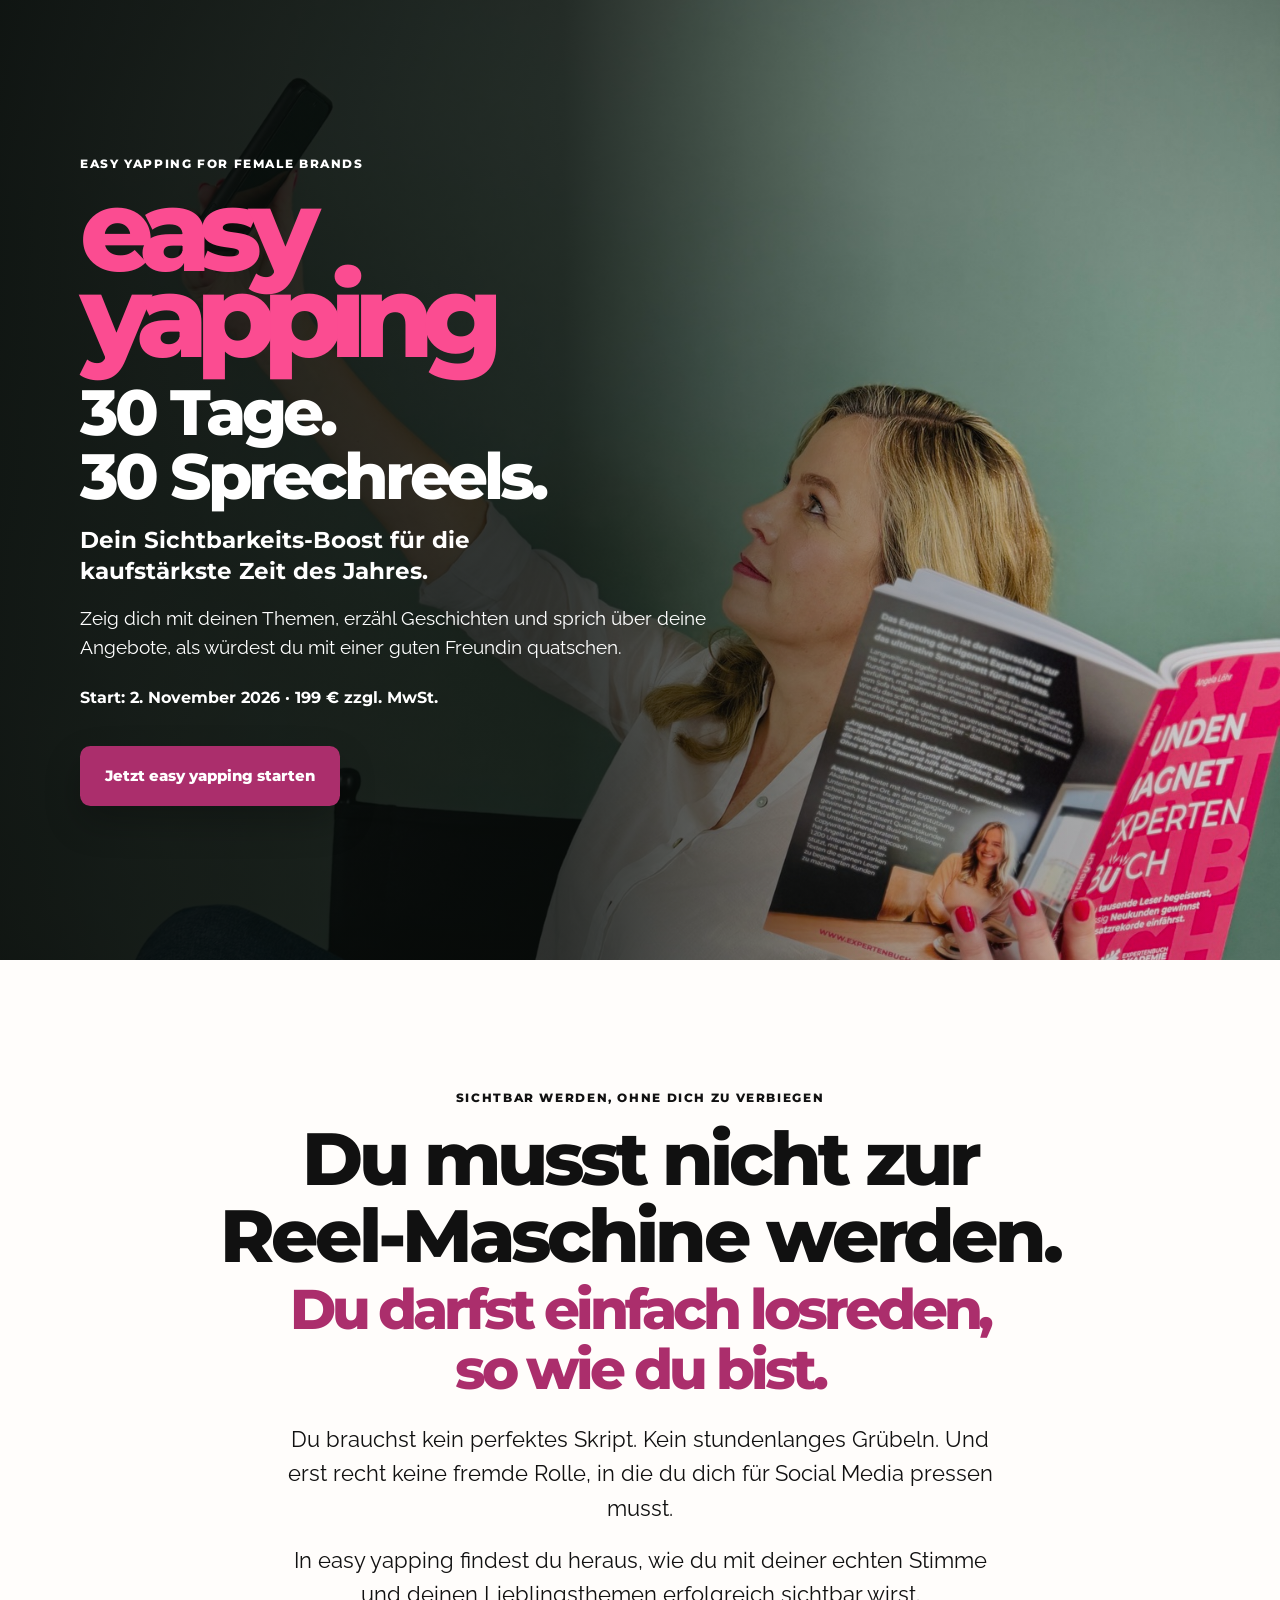
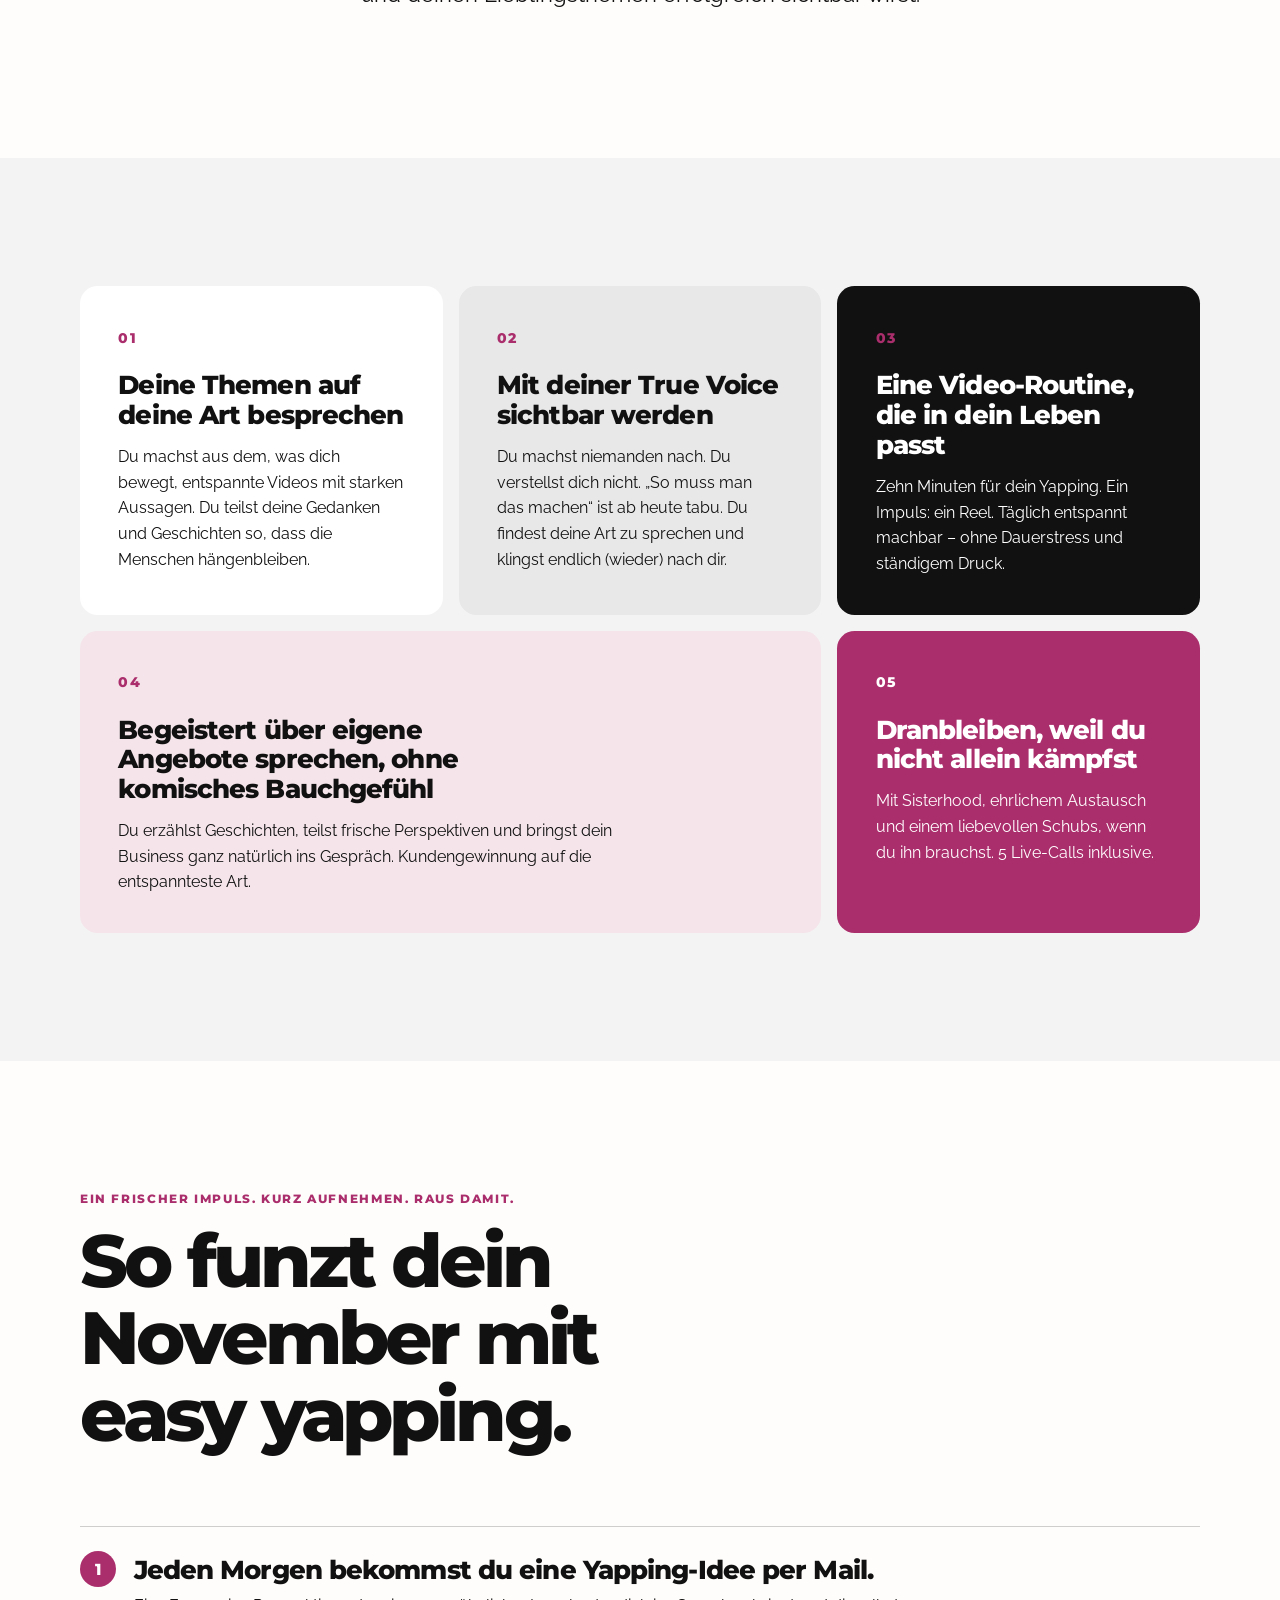
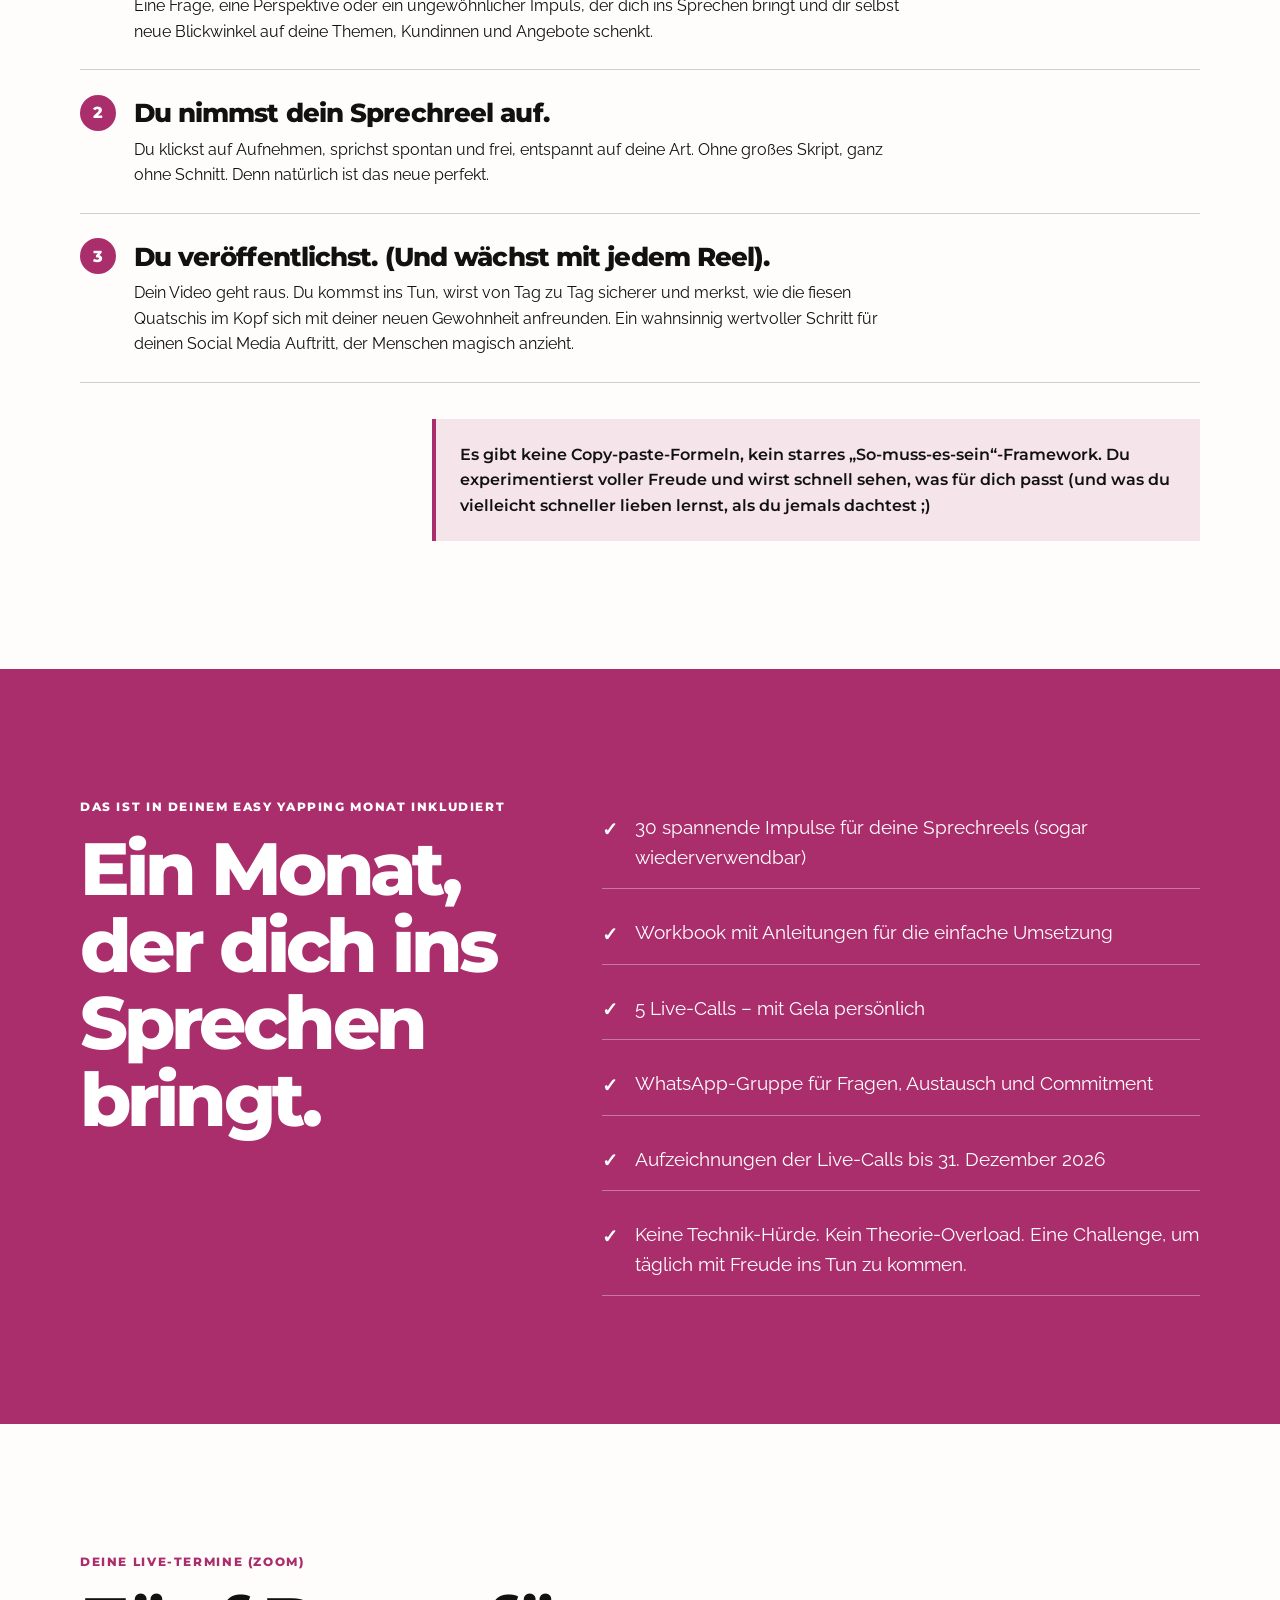
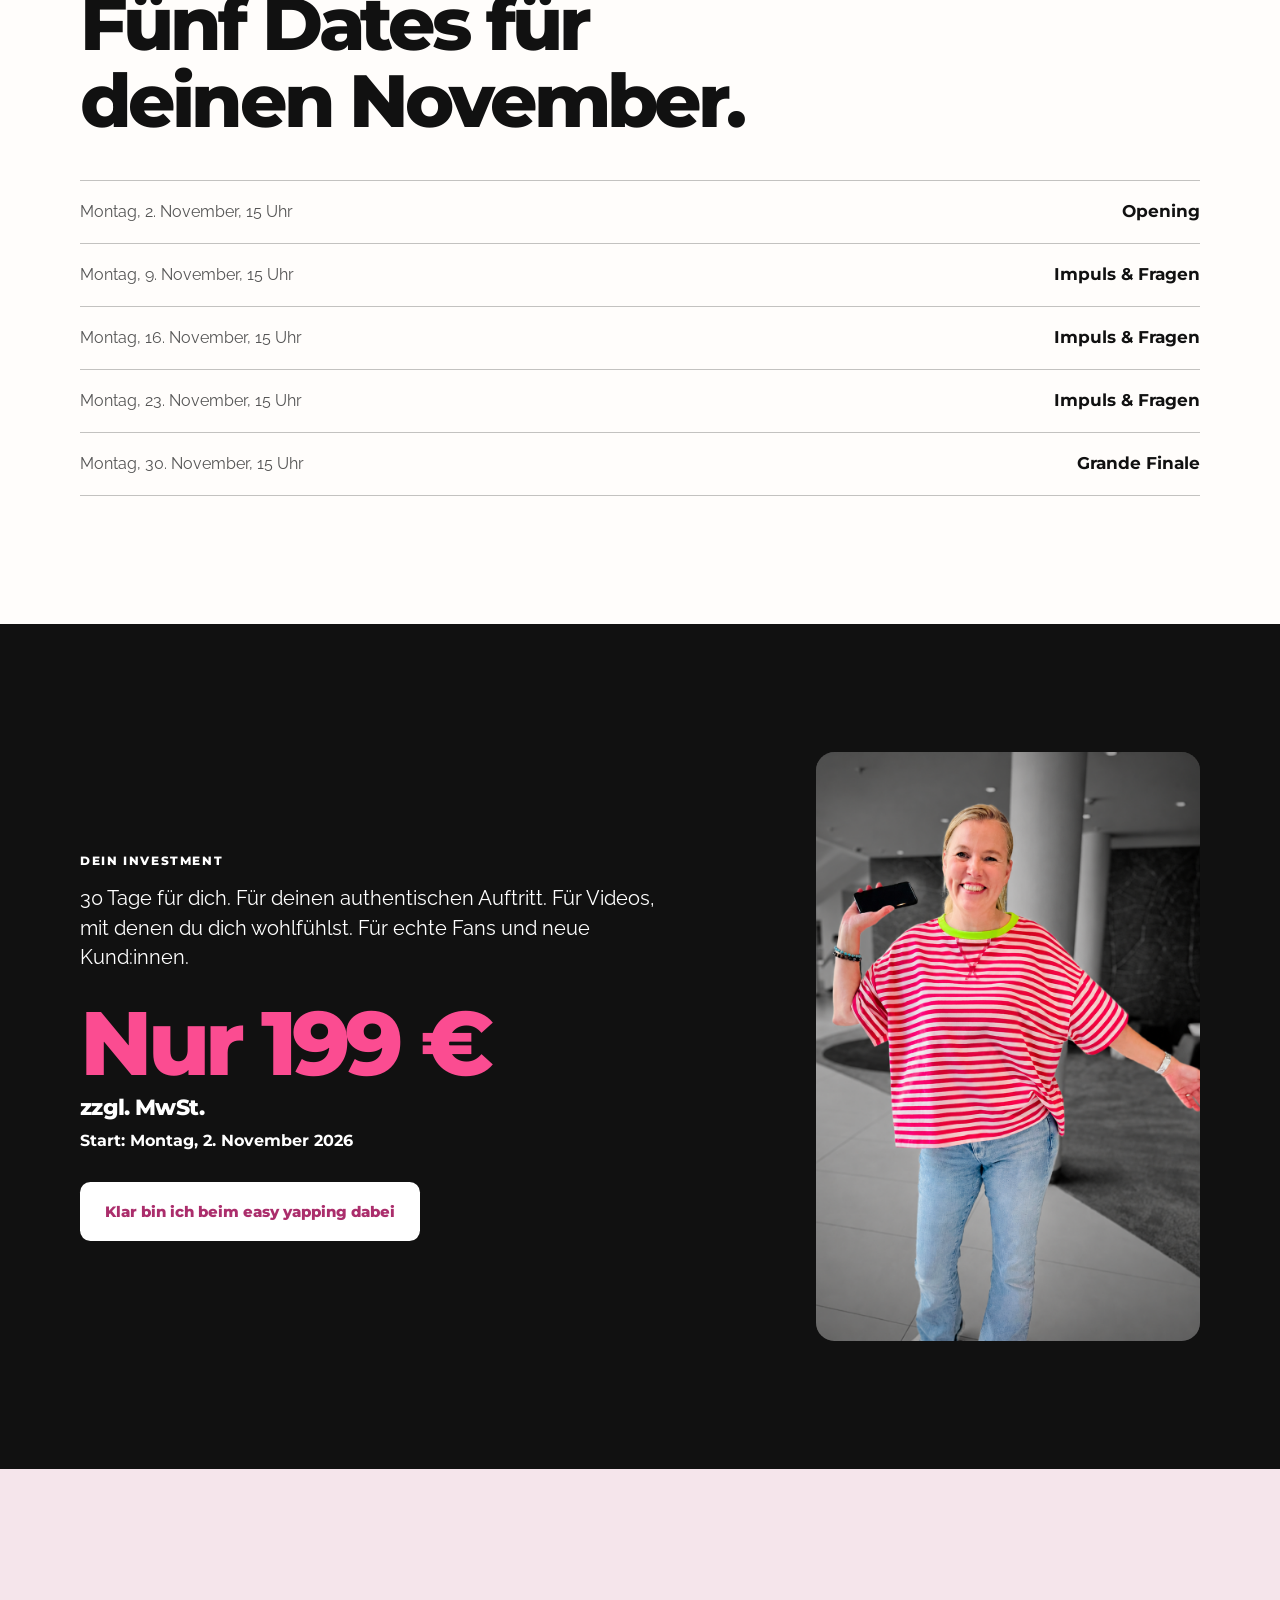
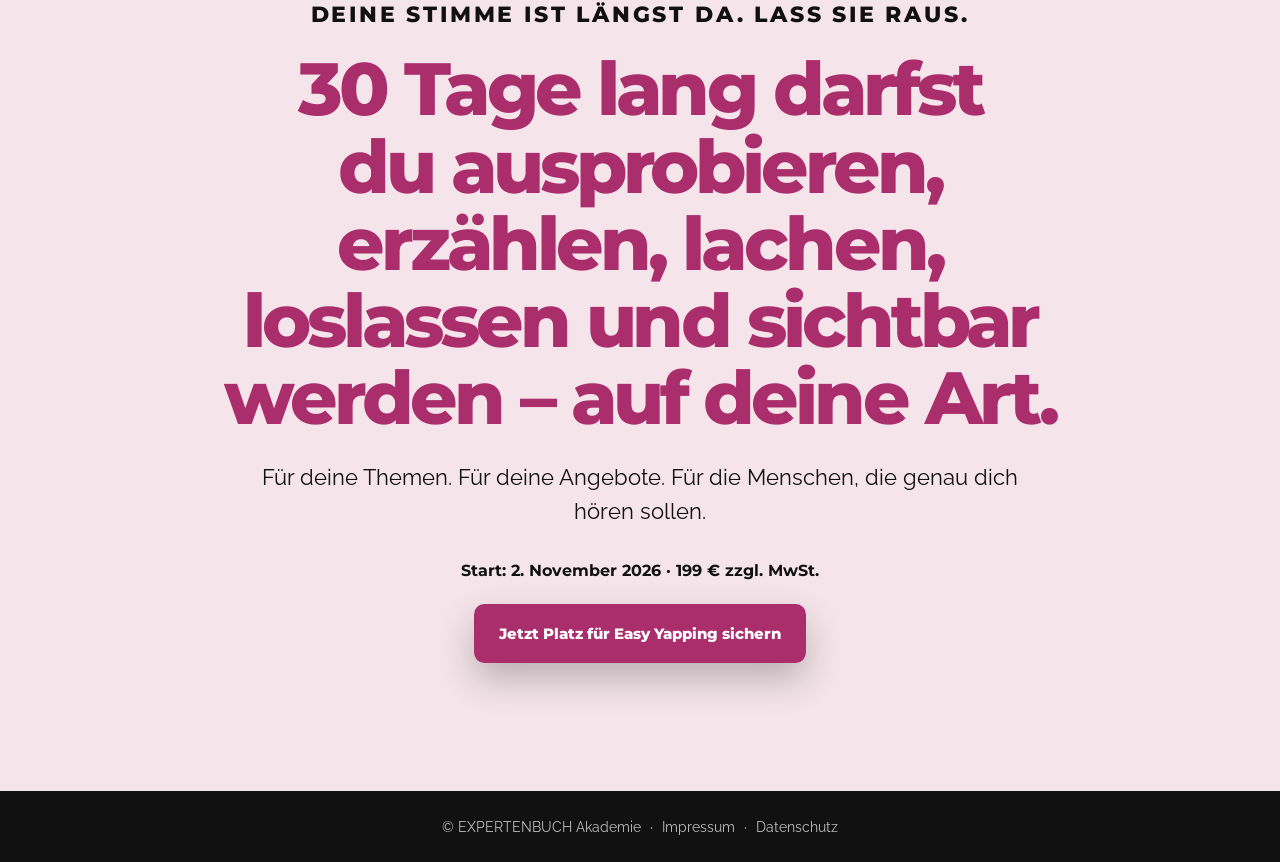
<file: index.html>
<!doctype html>
<html lang="de">
  <head>
    <meta charset="utf-8">
    <meta name="viewport" content="width=device-width, initial-scale=1">
    <meta name="description" content="Easy Yapping: 30 Tage, 30 Sprechreels. Dein Sichtbarkeits-Boost für die kaufstärkste Zeit des Jahres.">
    <meta name="robots" content="noindex, nofollow">
    <link rel="canonical" href="https://expertenbuch-akademie.de/easy-yapping/">
    <meta property="og:locale" content="de_DE">
    <meta property="og:type" content="website">
    <meta property="og:url" content="https://expertenbuch-akademie.de/easy-yapping/">
    <meta property="og:title" content="Easy Yapping – 30 Tage. 30 Sprechreels.">
    <meta property="og:description" content="30 Tage, 30 Sprechreels: Deine Video-Routine für mehr Sichtbarkeit – locker, authentisch und auf deine Art.">
    <meta property="og:image" content="https://expertenbuch-akademie.de/easy-yapping/assets/images/easy-yapping-social-share.png">
    <meta property="og:image:secure_url" content="https://expertenbuch-akademie.de/easy-yapping/assets/images/easy-yapping-social-share.png">
    <meta property="og:image:type" content="image/png">
    <meta property="og:image:width" content="1200">
    <meta property="og:image:height" content="630">
    <meta property="og:image:alt" content="Easy Yapping: Kamera off. Kopf aus. Natürlich sprechen.">
    <meta name="twitter:card" content="summary_large_image">
    <meta name="twitter:title" content="Easy Yapping – 30 Tage. 30 Sprechreels.">
    <meta name="twitter:description" content="30 Tage, 30 Sprechreels: Deine Video-Routine für mehr Sichtbarkeit – locker, authentisch und auf deine Art.">
    <meta name="twitter:image" content="https://expertenbuch-akademie.de/easy-yapping/assets/images/easy-yapping-social-share.png">
    <title>Easy Yapping – 30 Tage. 30 Sprechreels.</title>
    <link rel="preconnect" href="https://fonts.googleapis.com">
    <link rel="preconnect" href="https://fonts.gstatic.com" crossorigin>
    <link href="https://fonts.googleapis.com/css2?family=Montserrat:wght@500;600;700;800&family=Raleway:ital,wght@0,400;0,500;0,600;0,700;1,500&display=swap" rel="stylesheet">
    <link rel="stylesheet" href="assets/css/main.css">
  </head>
  <body>
    <main>
      <section class="hero" aria-labelledby="hero-title">
        <div class="hero__inner">
          <div class="hero__copy">
            <p class="eyebrow">Easy Yapping for Female Brands</p>
            <p class="wordmark">easy<br>yapping</p>
            <h1 id="hero-title"><span>30 Tage.</span> <span>30 Sprechreels.</span></h1>
            <p class="hero__intro">Dein Sichtbarkeits-Boost für die kaufstärkste Zeit des Jahres.</p>
            <p class="hero__body">Zeig dich mit deinen Themen, erzähl Geschichten und sprich über deine Angebote, als würdest du mit einer guten Freundin quatschen.</p>
            <p class="date-line"><span class="date-line__start">Start: 2. November 2026</span><span class="date-line__separator" aria-hidden="true">&nbsp;·&nbsp;</span><span class="date-line__price">199 € zzgl. MwSt.</span></p>
            <a class="button button--primary" href="https://www.digistore24.com/product/753163">Jetzt easy yapping starten</a>
          </div>
        </div>
      </section>

      <section class="section section--intro" aria-labelledby="intro-title">
        <div class="container intro">
          <p class="eyebrow eyebrow--black">Sichtbar werden, ohne dich zu verbiegen</p>
          <h2 id="intro-title"><span>Du musst nicht zur Reel-Maschine werden.</span><span class="intro__accent"><span>Du darfst einfach losreden,</span> <span>so wie du bist.</span></span></h2>
          <p class="lead">Du brauchst kein perfektes Skript. Kein stundenlanges Grübeln. Und erst recht keine fremde Rolle, in die du dich für Social Media pressen musst.</p>
          <p class="lead">In easy yapping findest du heraus, wie du mit deiner echten Stimme und deinen Lieblingsthemen erfolgreich sichtbar wirst.</p>
        </div>
      </section>

      <section class="section section--benefits" aria-label="Das erwartet dich">
        <div class="container">
          <div class="benefit-grid">
            <article class="benefit-card">
              <span class="benefit-card__number">01</span>
              <h3>Deine Themen auf deine Art besprechen</h3>
              <p>Du machst aus dem, was dich bewegt, entspannte Videos mit starken Aussagen. Du teilst deine Gedanken und Geschichten so, dass die Menschen hängenbleiben.</p>
            </article>
            <article class="benefit-card benefit-card--grey">
              <span class="benefit-card__number">02</span>
              <h3>Mit deiner True Voice sichtbar werden</h3>
              <p>Du machst niemanden nach. Du verstellst dich nicht. „So muss man das machen“ ist ab heute tabu. Du findest deine Art zu sprechen und klingst endlich (wieder) nach dir.</p>
            </article>
            <article class="benefit-card benefit-card--dark">
              <span class="benefit-card__number">03</span>
              <h3>Eine Video-Routine, die in dein Leben passt</h3>
              <p>Zehn Minuten für dein Yapping. Ein Impuls: ein Reel. Täglich entspannt machbar – ohne Dauerstress und ständigem Druck.</p>
            </article>
            <article class="benefit-card benefit-card--blush">
              <span class="benefit-card__number">04</span>
              <h3>Begeistert über eigene Angebote sprechen, ohne komisches Bauchgefühl</h3>
              <p>Du erzählst Geschichten, teilst frische Perspektiven und bringst dein Business ganz natürlich ins Gespräch. Kundengewinnung auf die entspannteste Art.</p>
            </article>
            <article class="benefit-card benefit-card--pink">
              <span class="benefit-card__number">05</span>
              <h3>Dranbleiben, weil du nicht allein kämpfst</h3>
              <p>Mit Sisterhood, ehrlichem Austausch und einem liebevollen Schubs, wenn du ihn brauchst. 5 Live-Calls inklusive.</p>
            </article>
          </div>
        </div>
      </section>

      <section class="section section--how" aria-labelledby="how-title">
        <div class="container how">
          <div class="how__header">
            <p class="eyebrow eyebrow--pink">Ein frischer Impuls. Kurz aufnehmen. Raus damit.</p>
            <h2 id="how-title">So funzt dein November mit easy yapping.</h2>
          </div>
          <ol class="steps">
            <li class="step">
              <span class="step__number">1</span>
              <div>
                <h3>Jeden Morgen bekommst du eine Yapping-Idee per Mail.</h3>
                <p>Eine Frage, eine Perspektive oder ein ungewöhnlicher Impuls, der dich ins Sprechen bringt und dir selbst neue Blickwinkel auf deine Themen, Kundinnen und Angebote schenkt.</p>
              </div>
            </li>
            <li class="step">
              <span class="step__number">2</span>
              <div>
                <h3>Du nimmst dein Sprechreel auf.</h3>
                <p>Du klickst auf Aufnehmen, sprichst spontan und frei, entspannt auf deine Art. Ohne großes Skript, ganz ohne Schnitt. Denn natürlich ist das neue perfekt.</p>
              </div>
            </li>
            <li class="step">
              <span class="step__number">3</span>
              <div>
                <h3>Du veröffentlichst. (Und wächst mit jedem Reel).</h3>
                <p>Dein Video geht raus. Du kommst ins Tun, wirst von Tag zu Tag sicherer und merkst, wie die fiesen Quatschis im Kopf sich mit deiner neuen Gewohnheit anfreunden. Ein wahnsinnig wertvoller Schritt für deinen Social Media Auftritt, der Menschen magisch anzieht.</p>
              </div>
            </li>
          </ol>
          <p class="how__note">Es gibt keine Copy-paste-Formeln, kein starres „So-muss-es-sein“-Framework. Du experimentierst voller Freude und wirst schnell sehen, was für dich passt (und was du vielleicht schneller lieben lernst, als du jemals dachtest ;)</p>
        </div>
      </section>

      <section class="section section--included" aria-labelledby="included-title">
        <div class="container included">
          <div class="included__copy">
            <p class="eyebrow">Das ist in deinem easy yapping Monat inkludiert</p>
            <h2 id="included-title">Ein Monat, der dich ins Sprechen bringt.</h2>
          </div>
          <ul class="check-list">
            <li>30 spannende Impulse für deine Sprechreels (sogar wiederverwendbar)</li>
            <li>Workbook mit Anleitungen für die einfache Umsetzung</li>
            <li>5 Live-Calls – mit Gela persönlich</li>
            <li>WhatsApp-Gruppe für Fragen, Austausch und Commitment</li>
            <li>Aufzeichnungen der Live-Calls bis 31. Dezember 2026</li>
            <li>Keine Technik-Hürde. Kein Theorie-Overload. Eine Challenge, um täglich mit Freude ins Tun zu kommen.</li>
          </ul>
        </div>
      </section>

      <section class="section section--calls" aria-labelledby="calls-title">
        <div class="container">
          <p class="eyebrow eyebrow--pink">Deine Live-Termine (Zoom)</p>
          <h2 id="calls-title">Fünf Dates für deinen November.</h2>
          <div class="call-list" role="list">
            <div class="call" role="listitem"><span>Montag, 2. November, 15 Uhr</span><strong>Opening</strong></div>
            <div class="call" role="listitem"><span>Montag, 9. November, 15 Uhr</span><strong>Impuls &amp; Fragen</strong></div>
            <div class="call" role="listitem"><span>Montag, 16. November, 15 Uhr</span><strong>Impuls &amp; Fragen</strong></div>
            <div class="call" role="listitem"><span>Montag, 23. November, 15 Uhr</span><strong>Impuls &amp; Fragen</strong></div>
            <div class="call" role="listitem"><span>Montag, 30. November, 15 Uhr</span><strong>Grande Finale</strong></div>
          </div>
        </div>
      </section>

      <section class="section section--offer" aria-labelledby="offer-title">
        <div class="container offer">
          <div class="offer__content">
            <p class="eyebrow">Dein Investment</p>
            <p class="offer__intro">30 Tage für dich. Für deinen authentischen Auftritt. Für Videos, mit denen du dich wohlfühlst. Für echte Fans und neue Kund:innen.</p>
            <h2 id="offer-title">Nur 199 € <small>zzgl. MwSt.</small></h2>
            <p class="offer__date">Start: Montag, 2. November 2026</p>
            <a class="button button--light" href="https://www.digistore24.com/product/753163">Klar bin ich beim easy yapping dabei</a>
          </div>
          <figure class="offer__media">
            <img src="assets/images/gela-easy-yapping-investment-selective-color.png" alt="Angela Löhr lächelt mit Smartphone in der Hand vor einem schwarz-weißen Hintergrund.">
          </figure>
        </div>
      </section>

      <section class="section section--closing" aria-labelledby="closing-title">
        <div class="container closing">
          <p class="eyebrow eyebrow--black">Deine Stimme ist längst da. Lass sie raus.</p>
          <h2 id="closing-title">30 Tage lang darfst du ausprobieren, erzählen, lachen, loslassen und sichtbar werden – auf deine Art.</h2>
          <p>Für deine Themen. Für deine Angebote. Für die Menschen, die genau dich hören sollen.</p>
          <p class="closing__date"><span class="date-line__start">Start: 2. November 2026</span><span class="date-line__separator" aria-hidden="true">&nbsp;·&nbsp;</span><span class="date-line__price">199 € zzgl. MwSt.</span></p>
          <a class="button button--primary" href="https://www.digistore24.com/product/753163">Jetzt Platz für Easy Yapping sichern</a>
        </div>
      </section>
    </main>

    <footer class="footer" aria-label="Rechtliche Hinweise">
      <div class="container footer__inner">
        <span>© EXPERTENBUCH Akademie</span>
        <span aria-hidden="true">·</span>
        <a href="https://expertenbuch-akademie.de/impressum/">Impressum</a>
        <span aria-hidden="true">·</span>
        <a href="https://expertenbuch-akademie.de/datenschutz/">Datenschutz</a>
      </div>
    </footer>
  </body>
</html>
</file>
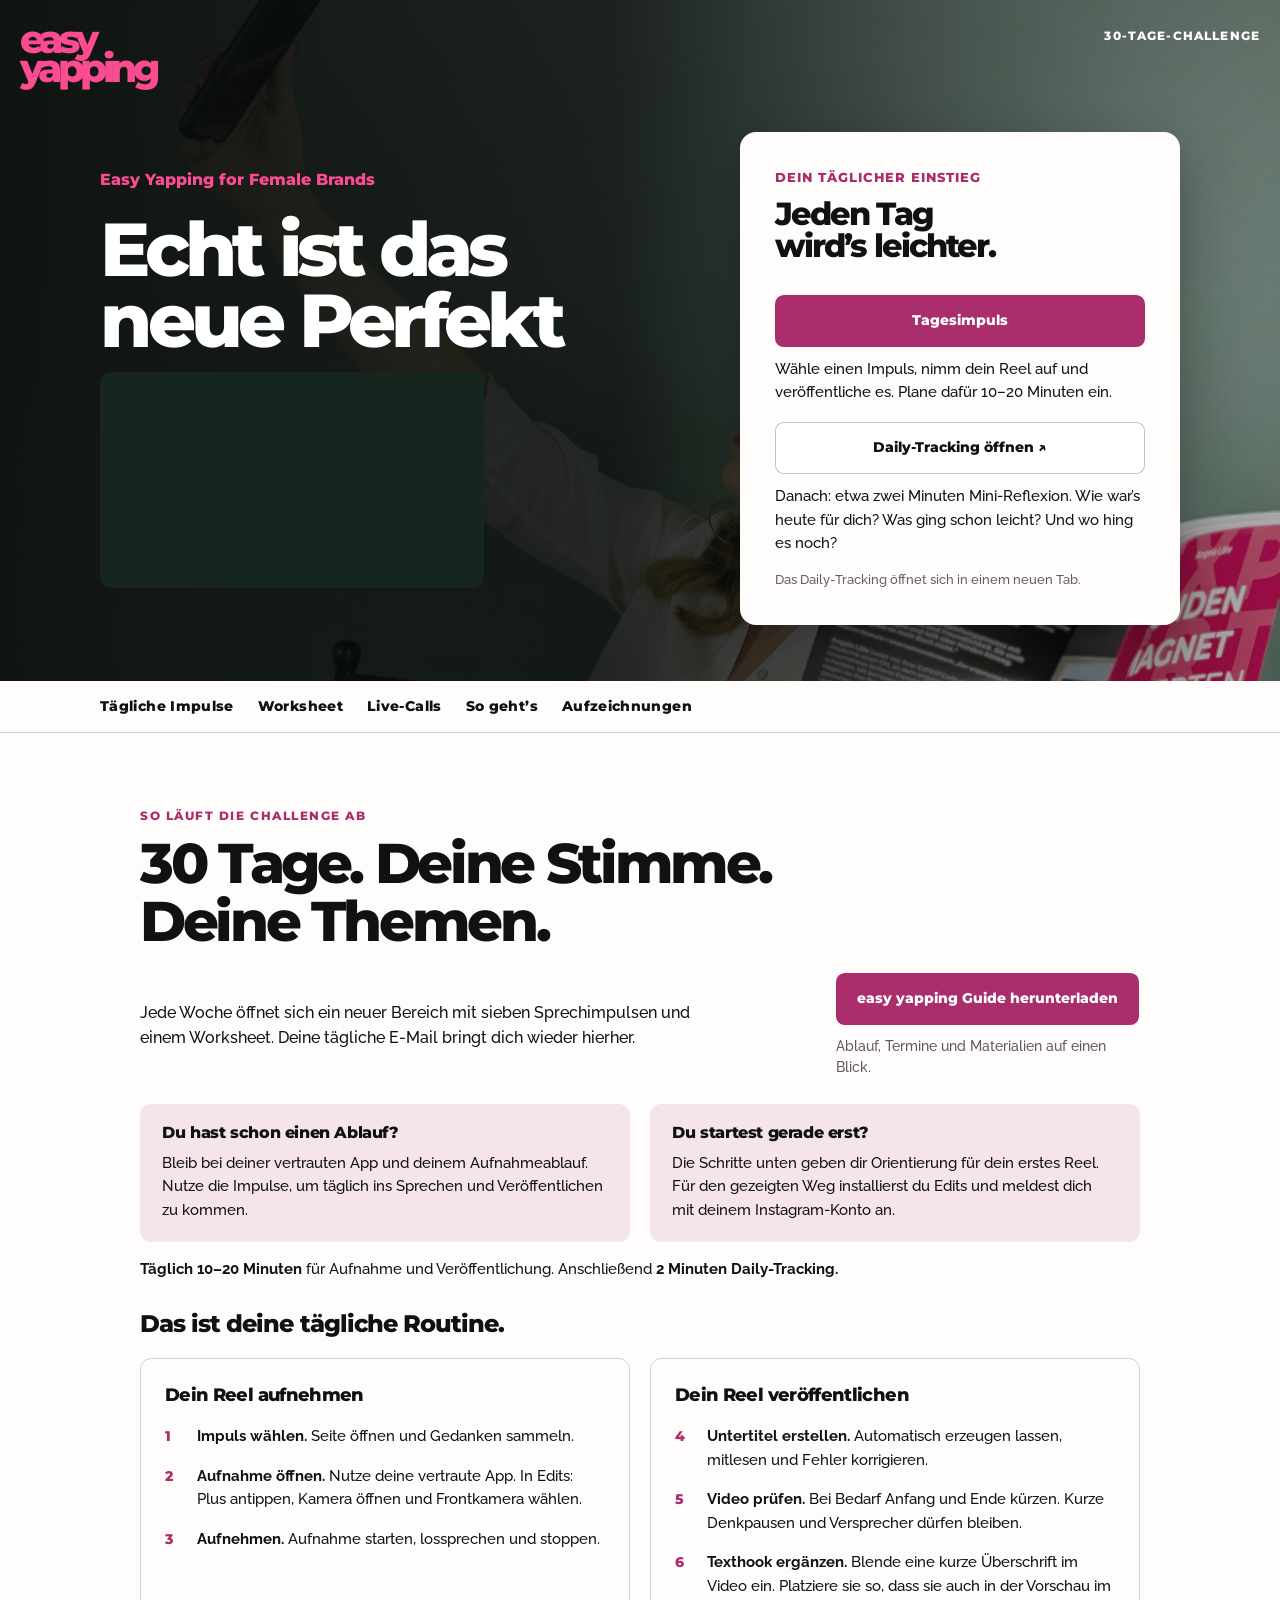
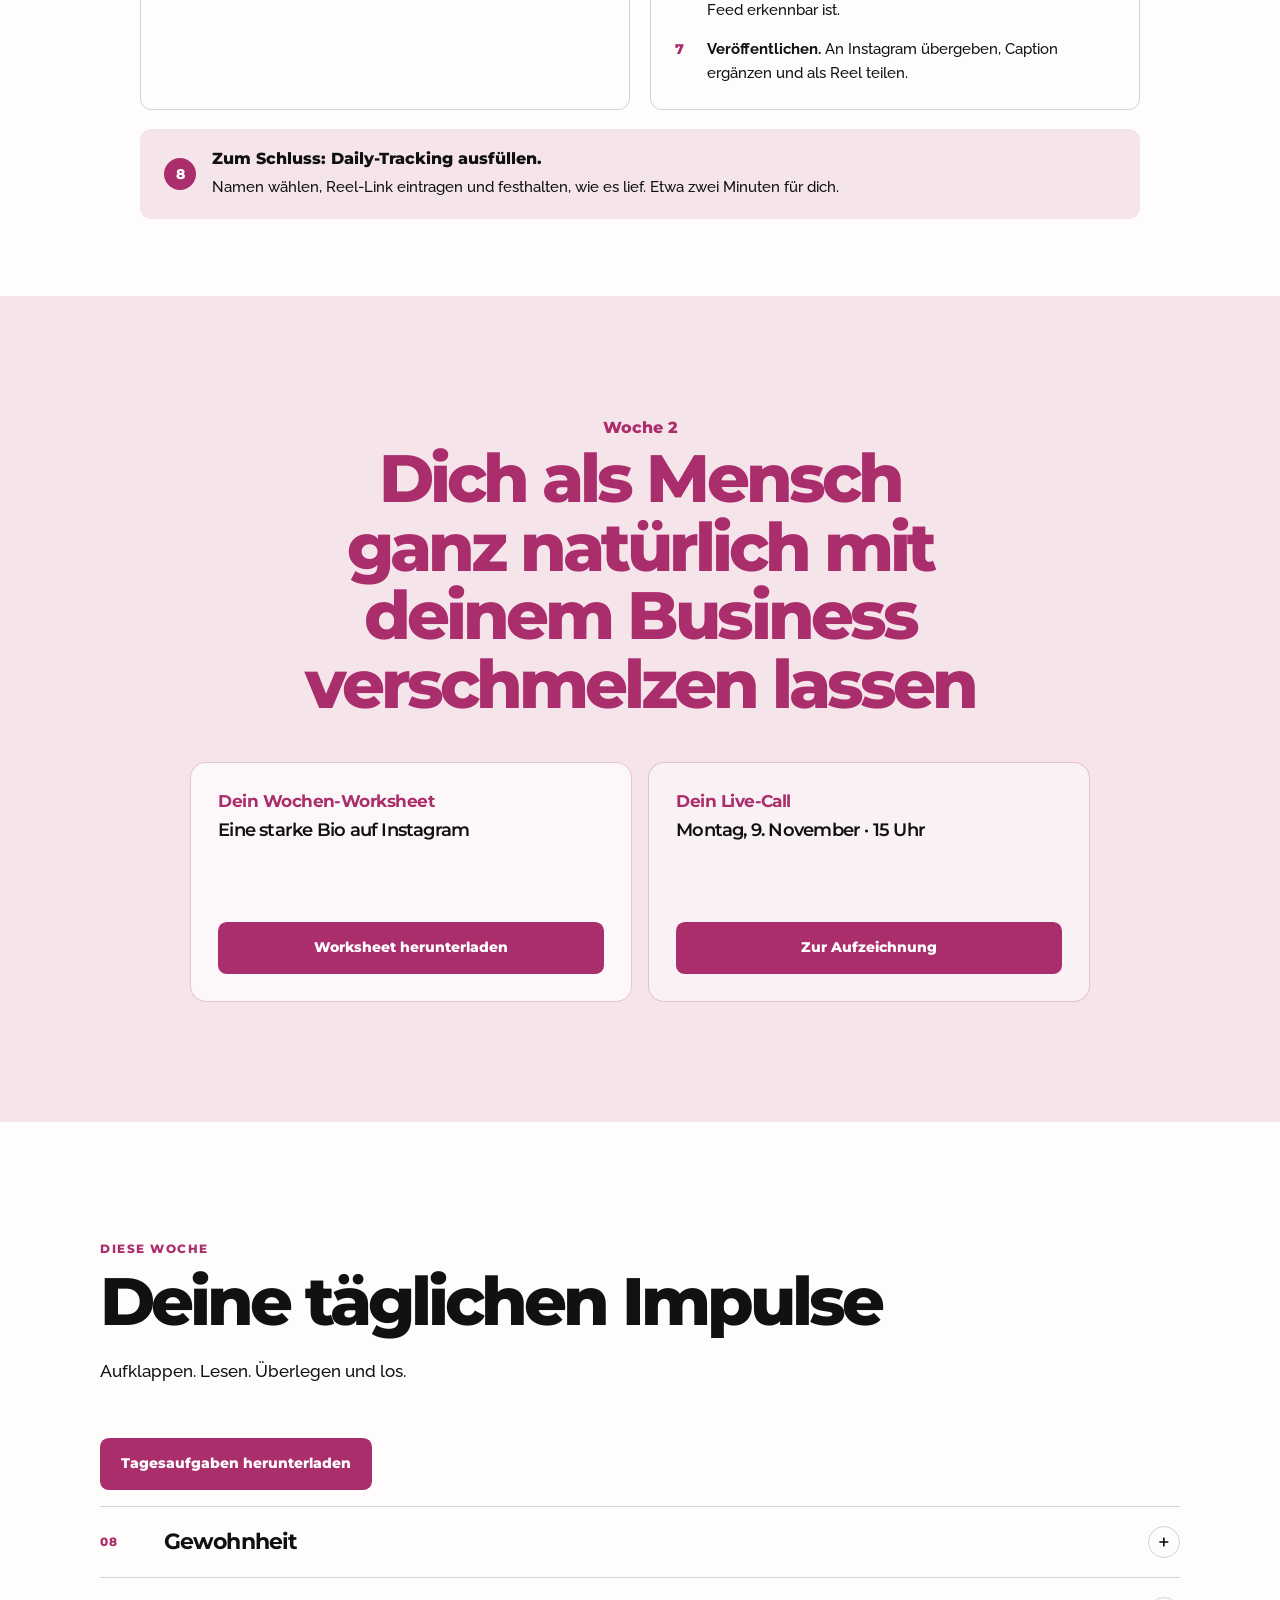
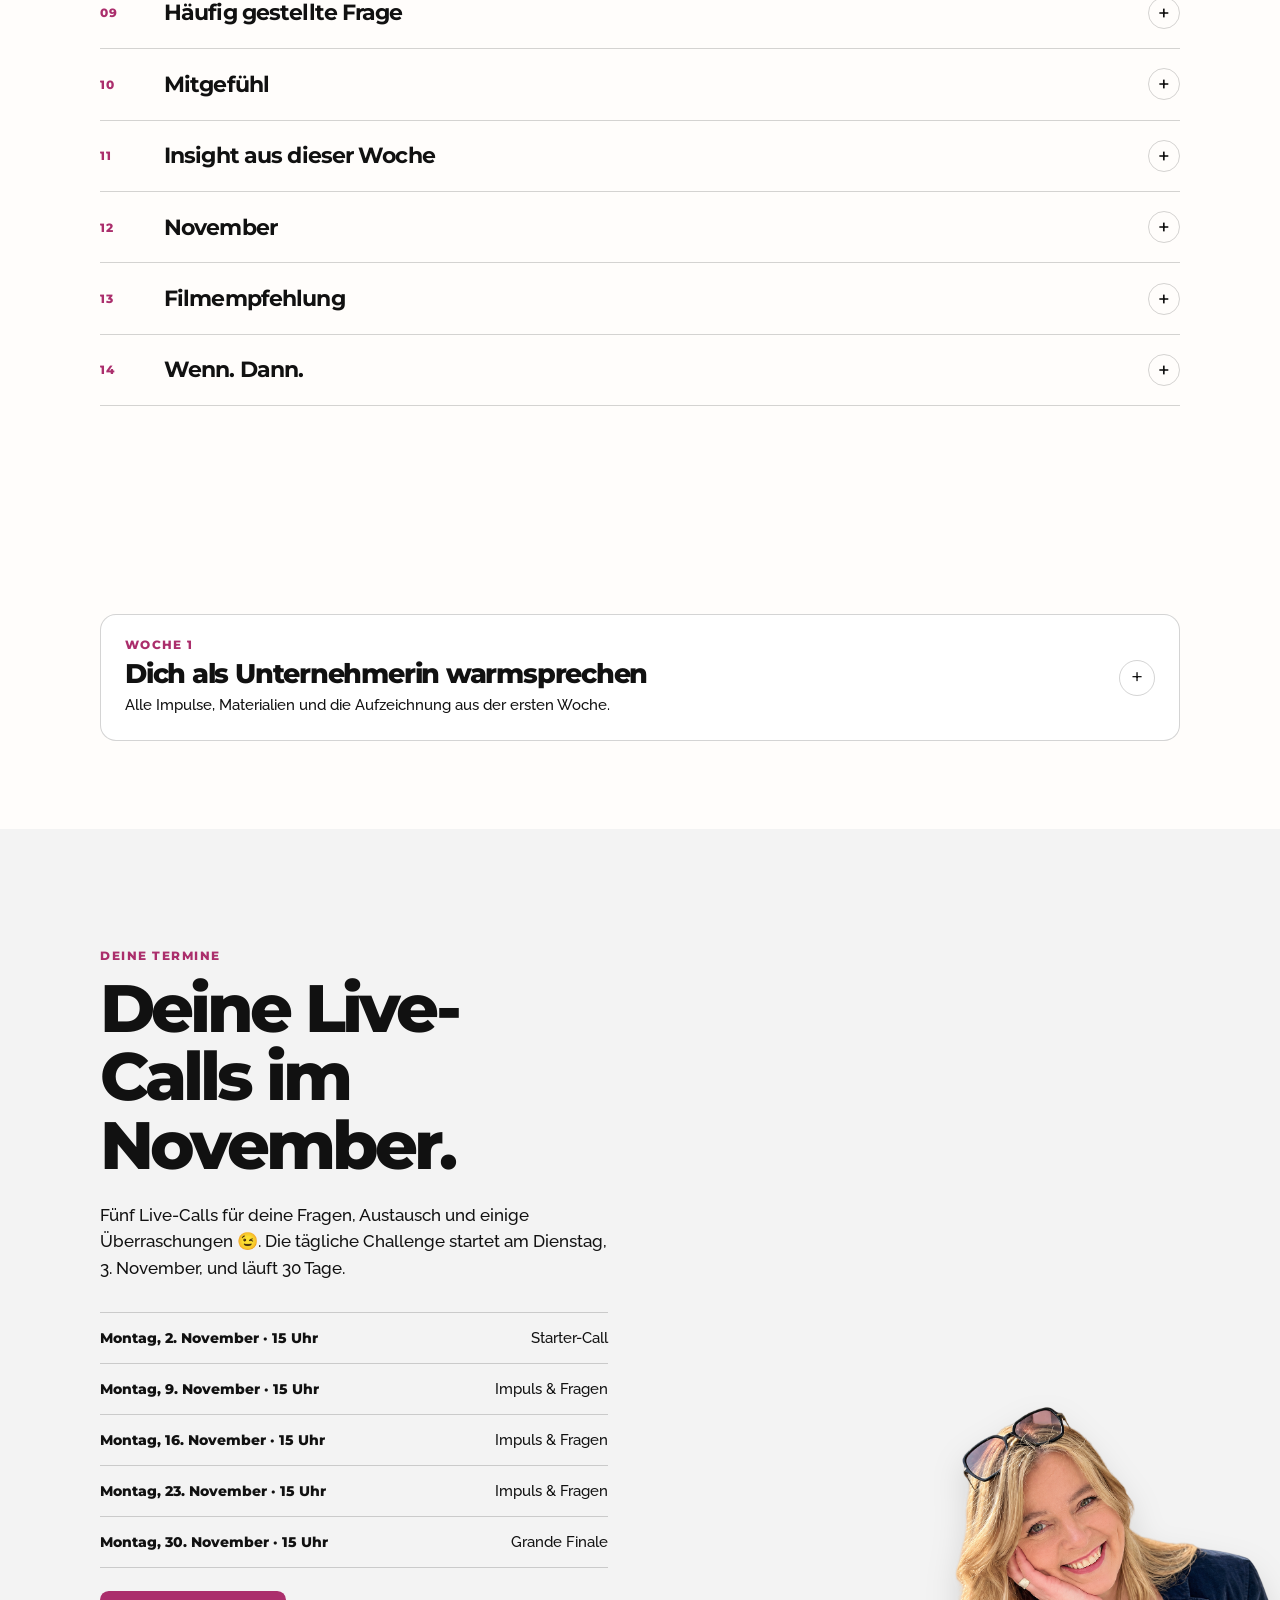
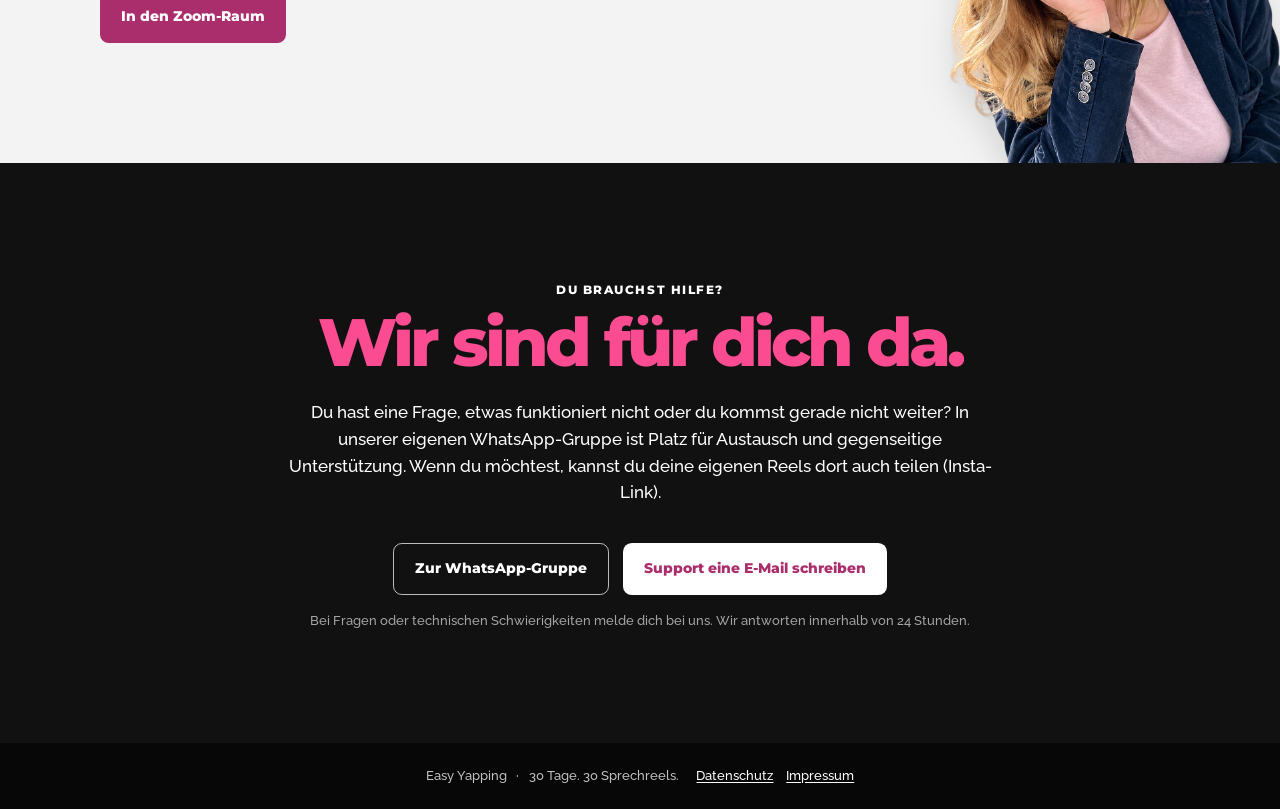
<file: challenge/index.html>
<!doctype html>
<html lang="de">
  <head>
    <meta charset="utf-8">
    <meta name="viewport" content="width=device-width, initial-scale=1">
    <meta name="description" content="Easy Yapping – deine 30-Tage-Challenge für mehr Sichtbarkeit mit deiner eigenen Stimme.">
    <meta name="robots" content="noindex, nofollow">
    <title>Easy Yapping – Challenge</title>
    <link rel="preconnect" href="https://fonts.googleapis.com">
    <link rel="preconnect" href="https://fonts.gstatic.com" crossorigin>
    <link href="https://fonts.googleapis.com/css2?family=Montserrat:wght@500;600;700;800&family=Raleway:ital,wght@0,500;0,600;0,700&display=swap" rel="stylesheet">
    <link rel="stylesheet" href="assets/challenge.css?v=20261110">
  </head>
  <body>
    <header class="hero" id="oben" aria-labelledby="hero-title">
      <div class="hero__image" aria-hidden="true"></div><div class="hero__shade" aria-hidden="true"></div>
      <div class="site-header"><a class="wordmark" href="#oben" aria-label="Easy Yapping, zum Anfang der Seite">easy<br>yapping</a><span class="header-note">30-Tage-Challenge</span></div>
      <div class="hero__content container">
        <div class="hero__intro"><p class="hero__day">Easy Yapping for Female Brands</p><h1 id="hero-title">Echt ist das<br>neue Perfekt</h1>
          <div class="hero-welcome"><iframe src="https://player.vimeo.com/video/1242613048?badge=0&amp;autopause=0&amp;player_id=0&amp;app_id=58479" title="Welcome – Gela begrüßt dich zur easy yapping Challenge" allow="autoplay; fullscreen; picture-in-picture; clipboard-write; encrypted-media; web-share" referrerpolicy="strict-origin-when-cross-origin" allowfullscreen></iframe></div>
        </div>
        <aside class="daily-panel" aria-label="Dein Tagesimpuls und Daily-Tracking">
          <p class="daily-panel__label">Dein täglicher Einstieg</p>
          <h2>Jeden Tag wird’s leichter.</h2>
          <a class="button button--primary" href="#impulse">Tagesimpuls</a>
          <p>Wähle einen Impuls, nimm dein Reel auf und veröffentliche es. Plane dafür 10–20 Minuten ein.</p>
          <a class="button button--subtle" id="jotform-trigger" href="https://form.jotform.com/263021904122039" target="_blank" rel="noopener">Daily-Tracking öffnen ↗</a>
          <p>Danach: etwa zwei Minuten Mini-Reflexion. Wie war’s heute für dich? Was ging schon leicht? Und wo hing es noch?</p>
          <p class="daily-panel__note">Das Daily-Tracking öffnet sich in einem neuen Tab.</p>
        </aside>
      </div>
    </header>
    <nav class="page-nav" aria-label="Bereiche der Challenge"><div class="page-nav__inner container"><a href="#impulse">Tägliche Impulse</a><a href="#worksheet">Worksheet</a><a href="#live-call">Live-Calls</a><a href="#so-gehts">So geht’s</a><a id="recordings-nav" href="#aufzeichnungen-w1">Aufzeichnungen</a></div></nav>
    <main>
      <section class="section section--how" id="so-gehts" aria-labelledby="how-title">
        <div class="container how-overview">
          <p class="eyebrow eyebrow--pink">So läuft die Challenge ab</p>
          <h2 id="how-title">30 Tage. Deine Stimme. Deine Themen.</h2>
          <div class="how-intro">
            <p>Jede Woche öffnet sich ein neuer Bereich mit sieben Sprechimpulsen und einem Worksheet. Deine tägliche E-Mail bringt dich wieder hierher.</p>
            <div class="how-guide"><a class="button button--primary" href="assets/so-gehts-easy-yapping.pdf?v=20261103b" download>easy yapping Guide herunterladen</a><p class="how-guide-note">Ablauf, Termine und Materialien auf einen Blick.</p></div>
          </div>
          <div class="routine-entry" aria-label="Dein Einstieg">
            <article><h3>Du hast schon einen Ablauf?</h3><p>Bleib bei deiner vertrauten App und deinem Aufnahmeablauf. Nutze die Impulse, um täglich ins Sprechen und Veröffentlichen zu kommen.</p></article>
            <article><h3>Du startest gerade erst?</h3><p>Die Schritte unten geben dir Orientierung für dein erstes Reel. Für den gezeigten Weg installierst du Edits und meldest dich mit deinem Instagram-Konto an.</p></article>
          </div>
          <p class="routine-duration"><strong>Täglich 10–20 Minuten</strong> für Aufnahme und Veröffentlichung. Anschließend <strong>2 Minuten Daily-Tracking.</strong></p>
          <h3 class="routine-title">Das ist deine tägliche Routine.</h3>
          <div class="routine-phases">
            <article class="routine-phase" aria-labelledby="record-phase-title">
              <h4 id="record-phase-title">Dein Reel aufnehmen</h4>
              <ol class="routine-phase-steps">
                <li><span aria-hidden="true">1</span><p><strong>Impuls wählen.</strong> Seite öffnen und Gedanken sammeln.</p></li>
                <li><span aria-hidden="true">2</span><p><strong>Aufnahme öffnen.</strong> Nutze deine vertraute App. In Edits: Plus antippen, Kamera öffnen und Frontkamera wählen.</p></li>
                <li><span aria-hidden="true">3</span><p><strong>Aufnehmen.</strong> Aufnahme starten, lossprechen und stoppen.</p></li>
              </ol>
            </article>
            <article class="routine-phase" aria-labelledby="publish-phase-title">
              <h4 id="publish-phase-title">Dein Reel veröffentlichen</h4>
              <ol class="routine-phase-steps" start="4">
                <li><span aria-hidden="true">4</span><p><strong>Untertitel erstellen.</strong> Automatisch erzeugen lassen, mitlesen und Fehler korrigieren.</p></li>
                <li><span aria-hidden="true">5</span><p><strong>Video prüfen.</strong> Bei Bedarf Anfang und Ende kürzen. Kurze Denkpausen und Versprecher dürfen bleiben.</p></li>
                <li><span aria-hidden="true">6</span><p><strong>Texthook ergänzen.</strong> Blende eine kurze Überschrift im Video ein. Platziere sie so, dass sie auch in der Vorschau im Feed erkennbar ist.</p></li>
                <li><span aria-hidden="true">7</span><p><strong>Veröffentlichen.</strong> An Instagram übergeben, Caption ergänzen und als Reel teilen.</p></li>
              </ol>
            </article>
          </div>
          <div class="routine-tracking"><span class="routine-tracking-number" aria-hidden="true">8</span><div><h4>Zum Schluss: Daily-Tracking ausfüllen.</h4><p>Namen wählen, Reel-Link eintragen und festhalten, wie es lief. Etwa zwei Minuten für dich.</p></div></div>
        </div>
      </section>
      <section class="section section--week" id="woche-2" aria-labelledby="week-two-title"><div class="container week-intro"><p class="week-kicker">Woche 2</p><h2 id="week-two-title">Dich als Mensch ganz natürlich mit deinem Business verschmelzen lassen</h2><div class="week-resources"><article class="week-resource" id="worksheet"><div><p class="week-resource__label">Dein Wochen-Worksheet</p><p class="week-resource__main">Eine starke Bio auf Instagram</p></div><a class="button button--primary" href="assets/worksheet-woche-2.pdf" download>Worksheet herunterladen</a></article><article class="week-resource week-resource--live"><div><p class="week-resource__label">Dein Live-Call</p><p class="week-resource__main">Montag, 9. November · 15 Uhr</p></div><a class="button button--primary" href="#aufzeichnungen-w1">Zur Aufzeichnung</a></article></div></div></section>
      <section class="section section--impulses" id="impulse" aria-labelledby="impulses-title"><div class="container"><p class="eyebrow eyebrow--pink">Diese Woche</p><h2 id="impulses-title">Deine täglichen Impulse</h2><p class="section-intro">Aufklappen. Lesen. Überlegen und los.</p><p><a class="button button--primary" href="assets/easy-yapping_Woche-2_Tagesaufgaben.pdf" download>Tagesaufgaben herunterladen</a></p><div class="impulse-list" aria-label="Sprechimpulse der zweiten Woche">
        <details id="w2-gewohnheit"><summary><span>08</span><h3>Gewohnheit</h3><i aria-hidden="true">+</i></summary><div class="impulse-answer"><p>Erzähle, was du selbst regelmäßig praktizierst und was diese Gewohnheit bei dir bewirkt. Wie gut sie dir tut. Am besten ist es etwas, das du auch gern deinen Klienten empfiehlst. Lade ein, in den Kommentaren von den eigenen Gewohnheiten zu erzählen.</p><p><strong>Beispiel:</strong> „Diese 3 Dinge mache ich als xxx-Mentorin jeden Tag selbst für mein…“ oder „Seit xx Jahren beginne ich so meinen Tag…“</p></div></details>
        <details id="w2-frage"><summary><span>09</span><h3>Häufig gestellte Frage</h3><i aria-hidden="true">+</i></summary><div class="impulse-answer"><p>Nimm eine Frage auf, die dir aus deiner Zielgruppe immer wieder begegnet. Beantworte sie klar und in deinen Worten. Lade anschließend dazu ein, dir für weitere tägliche Impulse zu deinem Thema zu folgen.</p><p><strong>Beispiel:</strong> „Die Frage, die mir am häufigsten gestellt wird, ist … Meine Antwort darauf ist immer gleich: … [Antwort]. Folge mir gern für tägliche Impulse zum Thema xy.“</p></div></details>
        <details id="w2-mitgefuehl"><summary><span>10</span><h3>Mitgefühl</h3><i aria-hidden="true">+</i></summary><div class="impulse-answer"><p>Erzähle, was dich immer wieder traurig macht, weil du es immer wieder/immer noch/viel zu oft siehst. Was tun Menschen, weil ihnen Knowhow fehlt, das du hast? Wann würdest du am liebsten sofort losstiefeln und den Menschen zeigen, wie xxx für sie viel besser, leichter oder anders sein könnte? Sag, warum das immer noch gemacht wird, was aber ein viel besserer Ansatz wäre und begründe ihn. Lade ein, diesen Beitrag an einen Menschen zu schicken, der das gebrauchen könnte.</p><p><strong>Beispiel:</strong> „Was mich echt traurig macht, ist, wenn ich sehe, dass/wie xxx … „</p></div></details>
        <details id="w2-insight"><summary><span>11</span><h3>Insight aus dieser Woche</h3><i aria-hidden="true">+</i></summary><div class="impulse-answer"><p>Teile eine Begegnung, ein Learning, eine gestellte Frage oder eine Situation - aus deiner Arbeit, einem Coaching oder deinem Alltag. Erzähl, was passiert ist, welchen Gedanken du daraus mitgenommen hast und warum du gerade das jetzt mit dem Publikum teilst.</p><p><strong>Beispiel:</strong> „Was mich diese Woche sehr bewegt hat…“</p></div></details>
        <details id="w2-november"><summary><span>12</span><h3>November</h3><i aria-hidden="true">+</i></summary><div class="impulse-answer"><p>Erzähle, wie du den November empfindest, da, wo du lebst. Wie es dir im November geht und was du deshalb in diesem Monat gern machst. Optimalerweise ist das etwas, das auch mit deinem Business oder mit dir als Selbstständige zu tun hat. Es könnte in Richtung Jahresabschluss gehen, in die (stressige) Vorweihnachtszeit, die dunkle Jahreszeit, in Richtung viel Zeit fürs Schreiben, fürs Lesen, Gemütlichkeit oder schöne Abende mit Freunden. Schließe auf jeden Fall mit positiven Gedanken ab und frage gern dein Publikum zu dem, worüber du geschrieben hast.</p></div></details>
        <details id="w2-film"><summary><span>13</span><h3>Filmempfehlung</h3><i aria-hidden="true">+</i></summary><div class="impulse-answer"><p>Stell einen Film mit Bezug zu deiner Arbeit vor: ein Lieblingsfilm, einer, der dich schon lange begleitet, oder deine neueste Filmentdeckung.</p><p>Warum gerade dieser Film? Warum ist er dir wichtig, und was macht er mit dir? Du kannst auch eine Serie vorstellen – dann noch kürzer und knackiger.</p></div></details>
        <details id="w2-wenn-dann"><summary><span>14</span><h3>Wenn. Dann.</h3><i aria-hidden="true">+</i></summary><div class="impulse-answer"><p>Poste eine Empfehlung für ein spezielles, kleines Problem, dass deine Kunden häufig haben. Benenne erst das Problem und erzähle, dass du das bei den Menschen, die zu dir kommen, häufig siehst. Dann gibst du einen konkreten Tipp, was unbedingt ausprobiert werden sollte. Lade ein, dir per DM zu schreiben, wie es beim Ausprobieren war.</p><p><strong>Beispiel:</strong> „Wenn du oft xxx hast/wenn du immer wieder in die Situation kommst, wo du xxx…, dann habe ich heute einen Tipp für dich, der bei meinen Kunden immer funktioniert… Probiere folgendes:…. Achte darauf, dass….“</p></div></details>
      </div></div></section>
      <section class="week-archive" id="woche-1" aria-label="Inhalte aus Woche 1"><div class="container"><details class="week-archive__details"><summary><span class="week-archive__eyebrow">Woche 1</span><span class="week-archive__title">Dich als Unternehmerin warmsprechen</span><span class="week-archive__description">Alle Impulse, Materialien und die Aufzeichnung aus der ersten Woche.</span><i aria-hidden="true">+</i></summary><div class="week-archive__content">
      <section class="section section--week" id="woche-1-content" aria-labelledby="week-title"><div class="container week-intro"><p class="week-kicker">Woche 1</p><h2 id="week-title">Dich als Unternehmerin warmsprechen</h2><div class="week-video"><iframe src="https://player.vimeo.com/video/1242613050?badge=0&amp;autopause=0&amp;player_id=0&amp;app_id=58479" title="Woche 1 – Einstieg mit Gela" allow="autoplay; fullscreen; picture-in-picture; clipboard-write; encrypted-media; web-share" referrerpolicy="strict-origin-when-cross-origin" loading="lazy" allowfullscreen></iframe></div><div class="week-resources"><article class="week-resource" id="worksheet-w1"><div><p class="week-resource__label">Dein Wochen-Worksheet</p></div><a class="button button--primary" href="assets/worksheet-woche-1.pdf" download>Worksheet herunterladen</a></article><article class="week-resource week-resource--live"><div><p class="week-resource__label">Dein Live-Call</p><p class="week-resource__main">Montag, 2. November · 15 Uhr</p></div><a class="button button--primary" href="#aufzeichnungen-w1">Zur Aufzeichnung</a></article></div></div></section>
      <section class="section section--impulses" id="impulse-w1" aria-labelledby="impulses-w1-title"><div class="container"><p class="eyebrow eyebrow--pink">Woche 1</p><h2 id="impulses-w1-title">Deine täglichen Impulse</h2><p class="section-intro">Aufklappen. Lesen. Überlegen und los.</p><p><a class="button button--primary" href="assets/easy-yapping_Woche-1_Tagesaufgaben.pdf" download>Tagesaufgaben herunterladen</a></p><div class="impulse-list" aria-label="Sprechimpulse der ersten Woche">
        <details id="w1-commitment"><summary><span>01</span><h3>Dein Yapping-Commitment</h3><i aria-hidden="true">+</i></summary><div class="impulse-answer"><p>Kündige deinen 30-Tage-Rahmen an: Ab heute veröffentlichst du jeden Tag ein kurzes Video zu deinem Thema. Lade Menschen ein, dir zu folgen, und mach Lust auf die kommenden Tage.</p><p><strong>Beispiel:</strong> „Ab heute gibt es hier jeden Tag ein kleines Video für dich zum Thema xy. Mindestens 30 Tage lang. Wenn dich das Thema interessiert, dann folge mir unbedingt und freu dich auf die nächsten Tage. Ich freu mich voll auf diese Challenge. Bis morgen.“</p></div></details>
        <details id="w1-zielgruppe"><summary><span>02</span><h3>Wer ist hier richtig?</h3><i aria-hidden="true">+</i></summary><div class="impulse-answer"><p>Sprich die Menschen direkt an, für die deine Arbeit gedacht ist. Stell dich kurz vor und lade sie ein, dir per DM zu schreiben, was sie gerade beschäftigt.</p><p><strong>Beispiel:</strong> „Wenn du …, bist du hier goldrichtig. Folge mir, [dein Name], und schick mir gern per DM, was dich beschäftigt.“</p></div></details>
        <details id="w1-frage"><summary><span>03</span><h3>Die meistgestellte Frage</h3><i aria-hidden="true">+</i></summary><div class="impulse-answer"><p>Nimm eine Frage auf, die dir aus deiner Zielgruppe immer wieder begegnet. Beantworte sie klar und in deinen Worten. Lade anschließend dazu ein, dir für weitere tägliche Impulse zu deinem Thema zu folgen.</p><p><strong>Beispiel:</strong> „Die Frage, die mir am häufigsten gestellt wird, ist … Meine Antwort darauf ist immer gleich: … [Antwort]. Folge mir gern für tägliche Impulse zum Thema xy.“</p></div></details>
        <details id="w1-insight"><summary><span>04</span><h3>Insight aus dieser Woche</h3><i aria-hidden="true">+</i></summary><div class="impulse-answer"><p>Teile eine Begegnung, ein Learning, eine gestellte Frage oder eine Situation aus deiner Arbeit, einem Coaching oder deinem Alltag. Erzähl, was passiert ist und welchen Gedanken du daraus mitgenommen hast. Ein konkreter Ausschnitt reicht.</p></div></details>
        <details id="w1-wochenende"><summary><span>05</span><h3>Wochenend-Arbeit</h3><i aria-hidden="true">+</i></summary><div class="impulse-answer"><p>Erzähl, ob und was du am Wochenende arbeitest und warum du es genau so machst. Schließe mit der Frage ab, zu welchem Team dein Gegenüber in Sachen Wochenend-Arbeit gehört.</p></div></details>
        <details id="w1-buchempfehlung"><summary><span>06</span><h3>Buchempfehlung</h3><i aria-hidden="true">+</i></summary><div class="impulse-answer"><p>Stell ein Buch mit Bezug zu deiner Arbeit vor: ein Lieblingsbuch, eines, das dich schon lange begleitet, oder deine neueste Buchentdeckung.</p><p>Warum gerade dieses Buch? Warum ist es dir wichtig, und was macht es mit dir? Du kannst auch mehrere Bücher vorstellen – dann noch kürzer und knackiger.</p></div></details>
        <details id="w1-siebter-tag"><summary><span>07</span><h3>Erzähl etwas über die Menschen, die zu dir kommen</h3><i aria-hidden="true">+</i></summary><div class="impulse-answer"><p>Erzähl von den Menschen, die mit dir arbeiten: Was verbindet sie, und mit welchen Anliegen kommen sie zu dir?</p><p><strong>Beispiel:</strong> „Die Menschen, die zu mir kommen, …“</p></div></details>
      </div></div></section>
      </div></details></div></section>
      <section class="section section--calls" id="live-call" aria-labelledby="call-title"><div class="container calls-layout"><div class="calls-copy"><p class="eyebrow eyebrow--pink">Deine Termine</p><h2 id="call-title">Deine Live-Calls im November.</h2><p>Fünf Live-Calls für deine Fragen, Austausch und einige Überraschungen 😉. Die tägliche Challenge startet am Dienstag, 3. November, und läuft 30 Tage.</p><ul class="call-schedule"><li><time datetime="2026-11-02T15:00">Montag, 2. November · 15 Uhr</time><span>Starter-Call</span></li><li><time datetime="2026-11-09T15:00">Montag, 9. November · 15 Uhr</time><span>Impuls &amp; Fragen</span></li><li><time datetime="2026-11-16T15:00">Montag, 16. November · 15 Uhr</time><span>Impuls &amp; Fragen</span></li><li><time datetime="2026-11-23T15:00">Montag, 23. November · 15 Uhr</time><span>Impuls &amp; Fragen</span></li><li><time datetime="2026-11-30T15:00">Montag, 30. November · 15 Uhr</time><span>Grande Finale</span></li></ul><a class="zoom-link button button--primary" href="https://zoom.us/j/85957266266" target="_blank" rel="noopener">In den Zoom-Raum</a></div><img class="gela-portrait gela-portrait--call" src="assets/images/gela-portraet-dunkel.png" alt="Gela"></div></section>
      <section class="section section--recording" id="aufzeichnungen-w1" aria-labelledby="recordings-title">
        <div class="container recordings-list">
          <article class="recording-layout">
            <div class="recording-copy">
              <p class="eyebrow eyebrow--pink">Aufzeichnungen</p>
              <h2 id="recordings-title">Live-Call #2</h2>
              <p class="recording-date"><time datetime="2026-11-09">9. November 2026</time></p>
              <p>Wir feiern eure Erfolge aus der ersten Yapping-Woche und sprechen darüber, wie ihr euren eigenen Stil entwickelt und mit weniger Perfektionismus immer sicherer vor der Kamera werdet.</p>
              <p>Gela gibt Tipps für stärkere Reel-Einstiege, kürzere Videos und passende Call-to-Actions. Außerdem geht es um gegenseitige Unterstützung, einfache Aufnahme-Workflows mit Edits und CapCut sowie den Umgang mit Untertiteln und Instagram.</p>
              <p>Als neuen Wochenimpuls stellt Gela das <strong>Instagram-Bio-Worksheet</strong> vor und führt durch die Aufgaben für Woche 2. Dabei geht es darum, mehr von deiner Persönlichkeit zu zeigen und sie ganz natürlich mit deinem Business zu verbinden.</p>
            </div>
            <div style="padding:63.7% 0 0 0;position:relative;">
              <iframe src="https://player.vimeo.com/video/1245188194?badge=0&amp;autopause=0&amp;player_id=0&amp;app_id=58479" frameborder="0" allow="autoplay; fullscreen; picture-in-picture; clipboard-write; encrypted-media; web-share" referrerpolicy="strict-origin-when-cross-origin" style="position:absolute;top:0;left:0;width:100%;height:100%;" title="easy yapping - Live-Call #2" allowfullscreen></iframe>
            </div>
          </article>
          <article class="recording-layout recording-layout--previous" aria-labelledby="opening-title">
            <div class="recording-copy">
              <p class="eyebrow eyebrow--pink">Aufzeichnungen</p>
              <h2 id="opening-title">Opening</h2>
              <p class="recording-date"><time datetime="2026-11-02">2. November 2026</time></p>
              <p>Im Opening führt dich Gela durch den Ablauf der Challenge, die Seite und das Daily-Tracking. Du lernst die Aufgaben für Woche 1 kennen und richtest mit deinem Coffee Date den Blick auf die Menschen, die du erreichen möchtest. Außerdem geht es um freies Sprechen, einen einfachen Aufnahme-Workflow und eure Fragen zu Untertiteln, Veröffentlichung und dem Umgang mit der Kamera.</p>
            </div>
            <div style="padding:63.7% 0 0 0;position:relative;">
              <iframe src="https://player.vimeo.com/video/1242485995?badge=0&amp;autopause=0&amp;player_id=0&amp;app_id=58479" frameborder="0" allow="autoplay; fullscreen; picture-in-picture; clipboard-write; encrypted-media; web-share" referrerpolicy="strict-origin-when-cross-origin" style="position:absolute;top:0;left:0;width:100%;height:100%;" title="easy yapping - Opening vom 2. November 2026" loading="lazy" allowfullscreen></iframe>
            </div>
          </div>
        </div>
      </section>
      <section class="section is-hidden" id="abschlussangebot" aria-label="Abschlussangebot"></section>
      <section class="support support--text" id="support" aria-labelledby="support-title"><div class="container support__inner"><div class="support__copy"><p class="eyebrow">Du brauchst Hilfe?</p><h2 id="support-title">Wir sind für dich da.</h2><p>Du hast eine Frage, etwas funktioniert nicht oder du kommst gerade nicht weiter? In unserer eigenen WhatsApp-Gruppe ist Platz für Austausch und gegenseitige Unterstützung. Wenn du möchtest, kannst du deine eigenen Reels dort auch teilen (Insta-Link).</p><div class="support__actions"><a class="button button--outline" href="https://chat.whatsapp.com/DLXtrSwHtI4D1T1qKXyjhq?mode=gi_t" target="_blank" rel="noopener">Zur WhatsApp-Gruppe</a><a class="button button--light" href="mailto:support@expertenbuch-akademie.de">Support eine E-Mail schreiben</a></div><p class="support__note">Bei Fragen oder technischen Schwierigkeiten melde dich bei uns. Wir antworten innerhalb von 24 Stunden.</p></div></div></section>
    </main>
    <footer class="footer"><span>Easy Yapping</span><span aria-hidden="true">·</span><span>30 Tage. 30 Sprechreels.</span><span class="footer__links"><a href="https://expertenbuch-akademie.de/datenschutz" target="_blank" rel="noopener">Datenschutz</a><a href="https://expertenbuch-akademie.de/impressum" target="_blank" rel="noopener">Impressum</a></span></footer>
    <script src="https://player.vimeo.com/api/player.js"></script>
    <script src="assets/challenge.js"></script>
  </body>
</html>
</file>
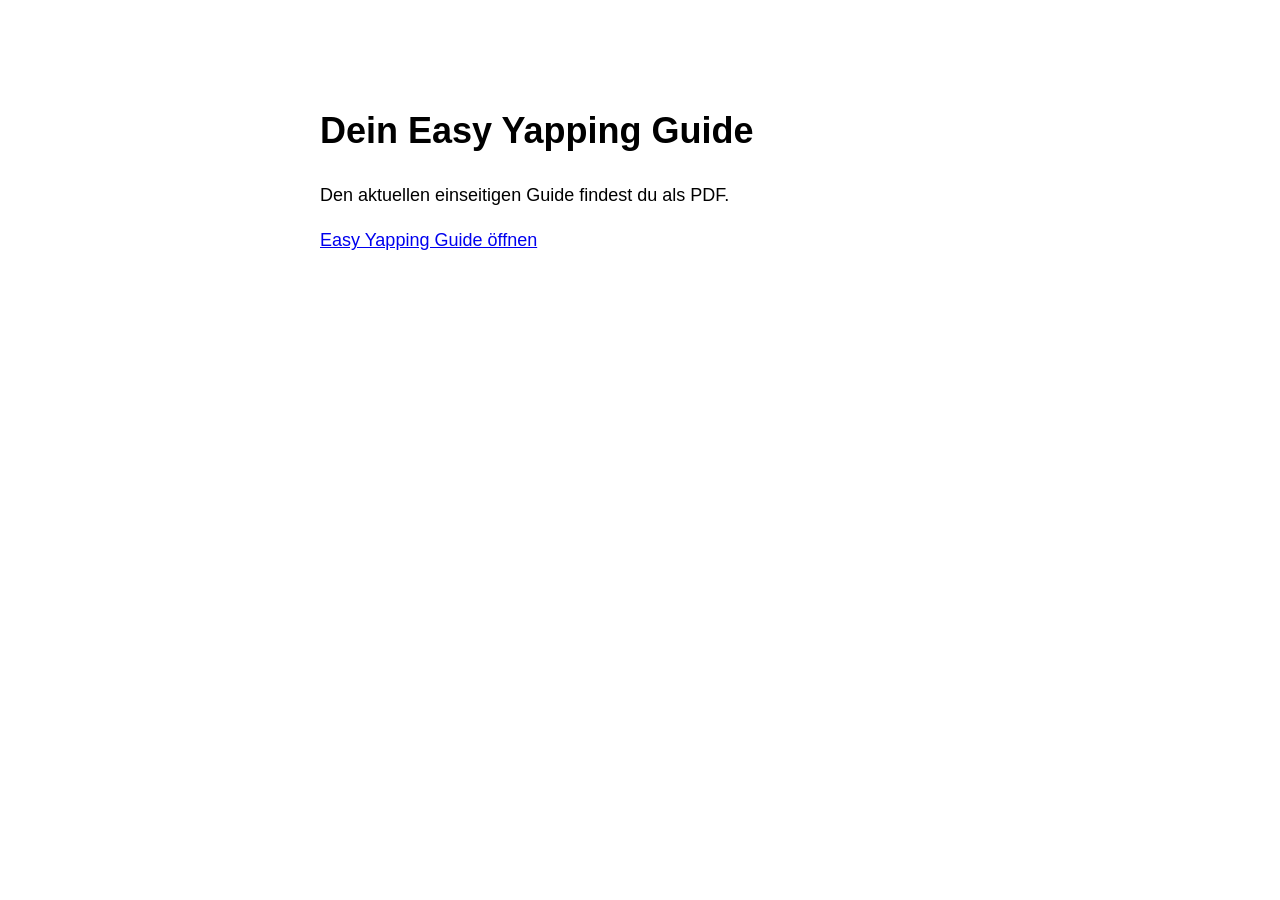
<file: challenge/assets/so-gehts-easy-yapping.html>
<!doctype html><html lang="de"><meta charset="utf-8"><meta name="viewport" content="width=device-width, initial-scale=1"><title>Easy Yapping Guide</title><body style="font:18px/1.5 Arial,sans-serif;max-width:640px;margin:60px auto;padding:20px"><h1>Dein Easy Yapping Guide</h1><p>Den aktuellen einseitigen Guide findest du als PDF.</p><a href="so-gehts-easy-yapping.pdf">Easy Yapping Guide öffnen</a></body></html>
</file>
<file: assets/css/main.css>
:root {
  --pink: #ab2e6c;
  --pink-dark: #86204f;
  --ink: #111111;
  --paper: #fffdfb;
  --blush: #f5e5eb;
  --grey: #e8e8e8;
  --mist: #f3f3f3;
  --max-width: 1120px;
  --display: "Montserrat", Arial, sans-serif;
  --body: "Raleway", Arial, sans-serif;
}

* { box-sizing: border-box; }
html { scroll-behavior: smooth; }
body { margin: 0; color: var(--ink); background: var(--paper); font-family: var(--body); font-size: 16px; line-height: 1.6; }
img { display: block; max-width: 100%; }
a { color: inherit; }

.container { width: min(calc(100% - 2.5rem), var(--max-width)); margin-inline: auto; }
.section { padding: clamp(4.75rem, 10vw, 8rem) 0; }
.eyebrow { margin: 0 0 .8rem; color: inherit; font-family: var(--display); font-size: .78rem; font-weight: 800; letter-spacing: .13em; text-transform: uppercase; }
.eyebrow--pink { color: var(--pink); }
.eyebrow--black { color: var(--ink); }
h1, h2, h3, p { margin-top: 0; }
h2 { margin-bottom: 1.5rem; font-family: var(--display); font-size: clamp(2.2rem, 5.8vw, 4.7rem); font-weight: 800; letter-spacing: -.055em; line-height: 1.04; text-wrap: balance; }
h3 { font-family: var(--display); font-size: clamp(1.25rem, 2vw, 1.6rem); font-weight: 800; letter-spacing: -.035em; line-height: 1.16; }

.hero { position: relative; isolation: isolate; min-height: 100svh; display: grid; align-items: center; padding: clamp(1.25rem, 5vw, 4rem); color: white; background: #486257 url("../images/gela-easy-yapping-header.jpg") 67% 28% / cover no-repeat; }
.hero::before { position: absolute; z-index: -1; inset: 0; content: ""; background: linear-gradient(90deg, rgba(8, 12, 10, .92) 0%, rgba(8, 12, 10, .8) 44%, rgba(8, 12, 10, .32) 70%, rgba(8, 12, 10, .08) 100%); }
.hero__inner { width: min(100%, var(--max-width)); margin-inline: auto; }
.hero__copy { width: min(100%, 48rem); padding-block: clamp(4rem, 10vh, 7rem); }
.wordmark { margin: .15rem 0 1.25rem; color: #fb4c91; font-family: var(--display); font-size: clamp(3.7rem, 10vw, 7.2rem); font-weight: 800; letter-spacing: -.11em; line-height: .75; text-transform: lowercase; }
.hero h1 { margin-bottom: 1.1rem; font-family: var(--display); font-size: clamp(2.45rem, 5vw, 4.5rem); font-weight: 800; letter-spacing: -.06em; line-height: 1; }
.hero h1 span { display: block; }
.hero__intro { max-width: 28rem; margin-bottom: 1rem; font-family: var(--display); font-size: clamp(1.13rem, 2.3vw, 1.45rem); font-weight: 700; line-height: 1.35; }
.hero__body { max-width: 44rem; margin-bottom: 1.35rem; font-size: clamp(1rem, 1.8vw, 1.16rem); }
.date-line, .closing__date { font-family: var(--display); font-weight: 700; }
.date-line__separator { display: inline-block; }
.button { display: inline-flex; align-items: center; justify-content: center; min-height: 3.7rem; margin-top: 1.25rem; padding: .9rem 1.55rem; border-radius: .65rem; font-family: var(--display); font-size: .96rem; font-weight: 800; line-height: 1.25; text-align: center; text-decoration: none; transition: transform .2s ease, background-color .2s ease; }
.button:hover, .button:focus-visible { transform: translateY(-2px); }
.button--primary { color: white; background: var(--pink); box-shadow: 0 1rem 2.25rem rgba(0, 0, 0, .24); }
.button--primary:hover, .button--primary:focus-visible { background: var(--pink-dark); }

.section--intro { background: var(--paper); }
.intro { max-width: 860px; text-align: center; }
.intro h2 { color: var(--ink); }
.intro h2 > span { display: block; }
.intro__accent { margin-top: .08em; color: var(--pink); font-size: clamp(2.35rem, 4.4vw, 3.55rem); line-height: 1.06; }
.intro__accent span { display: block; white-space: nowrap; }
.lead { max-width: 46rem; margin: 0 auto 1.1rem; font-size: clamp(1.1rem, 2.2vw, 1.35rem); }

.section--benefits { background: var(--mist); }
.benefit-grid { display: grid; gap: 1rem; }
.benefit-card { min-height: 17rem; padding: clamp(1.65rem, 3vw, 2.6rem); border-radius: 1.1rem; background: #fff; }
.benefit-card h3 { max-width: 19ch; margin: 1.25rem 0 .9rem; }
.benefit-card p { max-width: 34rem; margin: 0; }
.benefit-card__number { color: var(--pink); font-family: var(--display); font-size: .85rem; font-weight: 800; letter-spacing: .1em; }
.benefit-card--dark { color: white; background: var(--ink); }
.benefit-card--grey { background: var(--grey); }
.benefit-card--blush { background: var(--blush); }
.benefit-card--pink { color: white; background: var(--pink); }
.benefit-card--pink .benefit-card__number { color: white; }

.section--how { background: var(--paper); }
.how__header { max-width: 750px; }
.steps { display: grid; gap: 0; margin: clamp(2.5rem, 6vw, 4.5rem) 0 0; padding: 0; list-style: none; counter-reset: step; }
.step { display: grid; grid-template-columns: auto 1fr; gap: 1.1rem; padding: 1.55rem 0; border-top: 1px solid rgba(17,17,17,.2); }
.step:last-child { border-bottom: 1px solid rgba(17,17,17,.2); }
.step__number { display: grid; width: 2.25rem; height: 2.25rem; place-items: center; border-radius: 50%; color: white; background: var(--pink); font-family: var(--display); font-weight: 800; }
.step h3 { margin: .2rem 0 .55rem; }
.step p { max-width: 48rem; margin: 0; }
.how__note { max-width: 48rem; margin: 2.3rem 0 0 auto; padding: 1.4rem 1.5rem; border-left: 4px solid var(--pink); background: var(--blush); font-family: var(--display); font-weight: 600; }

.section--included { color: white; background: var(--pink); }
.included { display: grid; gap: 2rem; }
.included h2 { max-width: 11ch; }
.check-list { display: grid; gap: .8rem; max-width: 43rem; margin: 0; padding: 0; list-style: none; }
.check-list li { position: relative; padding: 1rem 0 1rem 2.1rem; border-bottom: 1px solid rgba(255,255,255,.35); font-size: clamp(1rem, 2vw, 1.16rem); }
.check-list li::before { position: absolute; top: 1.1rem; left: 0; content: "✓"; font-family: var(--display); font-weight: 800; }

.section--calls { background: var(--paper); }
.section--calls h2 { max-width: 14ch; }
.call-list { display: grid; margin-top: 2.5rem; border-top: 1px solid rgba(17,17,17,.25); }
.call { display: flex; flex-wrap: wrap; align-items: baseline; justify-content: space-between; gap: .3rem 1rem; padding: 1.1rem 0; border-bottom: 1px solid rgba(17,17,17,.25); }
.call span { color: #555; }
.call strong { font-family: var(--display); font-size: 1.05rem; }

.section--offer { overflow: hidden; color: white; background: var(--ink); }
.offer { display: grid; align-items: center; gap: 2.75rem; }
.offer__content { max-width: 42rem; }
.offer__intro { max-width: 38rem; margin-bottom: 1.5rem; font-size: clamp(1.05rem, 2vw, 1.22rem); line-height: 1.5; }
.offer h2 { margin: 0; color: #fb4c91; font-size: clamp(3rem, 7vw, 5.8rem); }
.offer h2 small { display: block; margin-top: .4rem; color: white; font-size: clamp(1rem, 2vw, 1.35rem); letter-spacing: -.03em; }
.offer__date { margin: .65rem 0 0; font-family: var(--display); font-weight: 700; }
.offer__content .button { margin-top: 1.75rem; }
.offer__media { width: min(100%, 30rem); aspect-ratio: 3 / 4; margin: 0; overflow: hidden; border-radius: 1.15rem; background: #2b2b2b; }
.offer__media img { width: 100%; height: 100%; object-fit: cover; object-position: 50% 42%; }
.button--light { color: var(--pink); background: white; }
.button--light:hover, .button--light:focus-visible { color: white; background: var(--pink); }

.section--closing { background: var(--blush); }
.closing { max-width: 860px; text-align: center; }
.closing h2 { color: var(--pink); }
.closing > p:not(.closing__date) { max-width: 48rem; margin: 0 auto 1.2rem; font-size: clamp(1.1rem, 2.2vw, 1.35rem); }
.closing__date { margin: 1.8rem 0 0 !important; }

.footer { padding: 1.5rem 0; color: rgba(255,255,255,.72); background: var(--ink); }
.footer__inner { display: flex; flex-wrap: wrap; justify-content: center; gap: .2rem .55rem; font-size: .9rem; text-align: center; }
.footer a { text-decoration: none; }
.footer a:hover, .footer a:focus-visible { color: white; text-decoration: underline; text-underline-offset: .2em; }

@media (min-width: 680px) {
  .benefit-grid { grid-template-columns: repeat(2, minmax(0, 1fr)); }
  .benefit-card:last-child { grid-column: span 2; }
  .included { grid-template-columns: minmax(0, .9fr) minmax(0, 1.1fr); align-items: start; }
}

@media (min-width: 820px) {
  .hero { background-position: 67% 31%; }
  .hero h1 span { white-space: nowrap; }
  .benefit-grid { grid-template-columns: repeat(3, minmax(0, 1fr)); }
  .benefit-card:nth-child(1), .benefit-card:nth-child(2) { grid-column: span 1; }
  .benefit-card:nth-child(3) { grid-column: span 1; }
  .benefit-card:nth-child(4) { grid-column: span 2; }
  .benefit-card:last-child { grid-column: span 1; }
  .offer { grid-template-columns: minmax(0, 1.12fr) minmax(20rem, .68fr); gap: clamp(3rem, 8vw, 7rem); }
  .offer__media { width: 100%; height: clamp(28rem, 46vw, 38rem); aspect-ratio: auto; justify-self: end; }
}

@media (max-width: 620px) {
  .hero { align-items: start; min-height: 47rem; background-position: 59% 25%; }
  .hero::before { background: linear-gradient(180deg, rgba(8,12,10,.73) 0%, rgba(8,12,10,.78) 58%, rgba(8,12,10,.92) 100%); }
  .hero__copy { padding-top: 2.5rem; }
  .wordmark { font-size: clamp(3.6rem, 18vw, 5.2rem); }
  .hero h1 { max-width: none; font-size: clamp(1.8rem, 9vw, 2.3rem); }
  .hero h1 span { white-space: nowrap; }
  .date-line__start, .date-line__price { display: block; }
  .date-line__separator { display: none; }
  .intro__accent { margin-top: .12em; font-size: .92em; }
  .intro__accent span { display: inline; white-space: normal; }
  .call { flex-direction: column; align-items: flex-start; gap: .15rem; }
}
</file>
<file: challenge/assets/challenge.css>
:root{--pink:#ab2e6c;--pink-dark:#86204f;--pink-soft:#f5e5eb;--ink:#111;--paper:#fffdfb;--mist:#f3f3f3;--line:rgba(17,17,17,.18);--display:"Montserrat",Arial,sans-serif;--body:"Raleway",Arial,sans-serif;--max-width:1080px}*{box-sizing:border-box}html{scroll-behavior:smooth;scroll-padding-top:5rem}body{margin:0;color:var(--ink);background:var(--paper);font-family:var(--body);font-size:16px;font-weight:500;line-height:1.55}button,input,textarea,select{font:inherit}.container{width:min(calc(100% - 2.5rem),var(--max-width));margin-inline:auto}.is-hidden{display:none!important}
.hero{position:relative;isolation:isolate;overflow:hidden;color:#fff;background:#263b32}.hero__image,.hero__shade{position:absolute;z-index:-1;inset:0}.hero__image{background:url("../../assets/images/gela-easy-yapping-header.jpg") 62% 35%/cover no-repeat;filter:saturate(.78)}.hero__shade{background:linear-gradient(90deg,rgba(8,12,10,.94),rgba(8,12,10,.86) 48%,rgba(8,12,10,.25))}.site-header{position:relative;z-index:1;display:flex;align-items:flex-start;justify-content:space-between;width:min(calc(100% - 2.5rem),1240px);margin:0 auto;padding:1.55rem 0 0}.wordmark{color:#fb4c91;font-family:var(--display);font-size:clamp(1.72rem,4.7vw,2.45rem);font-weight:800;letter-spacing:-.115em;line-height:.75;text-decoration:none;text-transform:lowercase}.header-note{margin-top:.2rem;font-family:var(--display);font-size:.72rem;font-weight:800;letter-spacing:.1em;text-transform:uppercase}.hero__content{display:grid;gap:2.4rem;padding:4rem 0 clamp(3rem,7vw,5.7rem)}.hero__intro{align-self:center;max-width:38rem}.eyebrow{margin:0 0 .72rem;font-family:var(--display);font-size:.74rem;font-weight:800;letter-spacing:.13em;line-height:1.2;text-transform:uppercase}.eyebrow--pink{color:var(--pink)}.hero__day{margin:0 0 1.35rem;color:#fb4c91;font-family:var(--display);font-size:.98rem;font-weight:800}h1,h2,h3,p{margin-top:0}.hero h1{max-width:11ch;margin-bottom:1rem;font-family:var(--display);font-size:clamp(3rem,7.5vw,5.5rem);font-weight:800;letter-spacing:-.065em;line-height:.95}.hero__lead{max-width:34rem;margin-bottom:.7rem;font-family:var(--display);font-size:clamp(1.08rem,2.4vw,1.38rem);font-weight:700;line-height:1.35}.hero__reassurance{margin-bottom:0;color:#fb4c91;font-family:var(--display);font-weight:800}
.daily-panel{align-self:start;padding:clamp(1.5rem,4vw,2.2rem);border-radius:1rem;color:var(--ink);background:var(--paper);box-shadow:0 1.25rem 3rem rgba(0,0,0,.28)}.daily-panel__label{margin-bottom:.65rem;color:var(--pink);font-family:var(--display);font-size:.82rem;font-weight:800;letter-spacing:.08em;text-transform:uppercase}.daily-panel h2{margin-bottom:.85rem;font-size:clamp(1.8rem,3vw,2.4rem)}.daily-panel>p:not(.daily-panel__label):not(.daily-panel__note){margin-bottom:0;font-size:1.02rem}.daily-panel__actions{display:grid;gap:.65rem;margin-top:1.45rem}.daily-panel__actions .button{width:100%;margin:0}.daily-panel__note{margin:.85rem 0 0;color:#655d5e;font-size:.8rem}
.button{display:inline-flex;align-items:center;justify-content:center;min-height:3.25rem;margin-top:1.3rem;padding:.76rem 1.25rem;border:1px solid transparent;border-radius:.55rem;font-family:var(--display);font-size:.88rem;font-weight:800;line-height:1.25;text-align:center;text-decoration:none;transition:transform .18s ease,background-color .18s ease,color .18s ease}.button:hover,.button:focus-visible{transform:translateY(-2px)}.button:focus-visible,.page-nav a:focus-visible,summary:focus-visible{outline:3px solid #fb4c91;outline-offset:3px}.button--primary{color:#fff;background:var(--pink)}.button--primary:hover,.button--primary:focus-visible{background:var(--pink-dark)}.button--subtle{border-color:rgba(17,17,17,.25);color:var(--ink);background:#fff}.button--subtle:hover,.button--subtle:focus-visible{border-color:var(--ink);background:#f2f0ee}.button--full{width:100%}.button--light{color:var(--pink);background:#fff}.button--light:hover,.button--light:focus-visible{color:#fff;background:var(--pink)}.button--outline{border-color:rgba(255,255,255,.72);color:#fff;background:transparent}.button--outline-dark{border-color:var(--ink);color:var(--ink);background:transparent}.button--disabled{opacity:.65;pointer-events:none}
.page-nav{position:sticky;z-index:5;top:0;border-bottom:1px solid var(--line);background:rgba(255,253,251,.96);backdrop-filter:blur(12px)}.page-nav__inner{display:flex;gap:1.5rem;overflow-x:auto;padding:.9rem 0;scrollbar-width:none}.page-nav__inner::-webkit-scrollbar{display:none}.page-nav a{flex:0 0 auto;color:var(--ink);font-family:var(--display);font-size:.74rem;font-weight:800;letter-spacing:.025em;text-decoration:none}.page-nav a:hover{color:var(--pink)}
.section{padding:clamp(4.4rem,10vw,7.5rem) 0}h2{margin-bottom:1.35rem;font-family:var(--display);font-size:clamp(2.2rem,5.2vw,4.35rem);font-weight:800;letter-spacing:-.06em;line-height:1.03;text-wrap:balance}.progress-section{background:var(--pink-soft)}.progress-section__inner{max-width:850px;padding:3.8rem 0;text-align:center}.progress-numbers{display:flex;justify-content:center;gap:clamp(2rem,8vw,6rem);margin:1.7rem 0}.progress-numbers p{display:grid;margin:0}.progress-numbers strong{font-family:var(--display);font-size:clamp(2.4rem,6vw,4.3rem);letter-spacing:-.07em;line-height:1}.progress-numbers span{margin-top:.35rem;font-size:.87rem}
.section--how{background:var(--paper)}.how-layout{display:grid;gap:3rem}.how-column>p:not(.eyebrow){max-width:38rem;font-size:1.06rem}.how-column--routine{padding:clamp(1.4rem,4vw,2.4rem);border-radius:1rem;background:var(--mist)}.steps{margin:1.5rem 0 0;padding:0;list-style:none;border-top:1px solid var(--line)}.steps li{display:grid;grid-template-columns:2.25rem 1fr;gap:.9rem;padding:1.05rem 0;border-bottom:1px solid var(--line)}.steps li>span{display:grid;width:2rem;height:2rem;place-items:center;border-radius:50%;color:#fff;background:var(--pink);font-family:var(--display);font-size:.82rem;font-weight:800}.steps p{margin:.15rem 0 0}.how-guide-note{margin: .7rem 0 0!important;color:#615a5d;font-size:.85rem!important}
.section--week{background:var(--pink-soft)}.week-intro{max-width:900px;text-align:center}.week-kicker{margin:0 0 .25rem;color:var(--pink);font-family:var(--display);font-size:1rem;font-weight:800}.week-intro h2{color:var(--pink)}.week-intro__copy{max-width:46rem;margin:0 auto;font-size:1.08rem}.week-points{display:flex;flex-wrap:wrap;justify-content:center;gap:.45rem 1.25rem;margin:1.4rem 0 0;padding:0;list-style:none;font-family:var(--display);font-size:.84rem;font-weight:800}.week-points li{display:flex;align-items:center;gap:.45rem}.week-points li::before{width:.42rem;height:.42rem;border-radius:50%;background:var(--pink);content:""}.week-resources{display:grid;gap:1rem;margin-top:2.7rem;text-align:left}.week-resource{display:grid;gap:1.2rem;padding:1.7rem;border:1px solid rgba(171,46,108,.25);border-radius:1rem;background:rgba(255,255,255,.72)}.week-resource__label{margin:0 0 .4rem;color:var(--pink);font-family:var(--display);font-size:1.08rem;font-weight:700;letter-spacing:-.03em;line-height:1.15}.week-resource__main{margin:0;color:var(--ink);font-family:var(--display);font-size:1.38rem;font-weight:600;letter-spacing:-.045em;line-height:1.1;white-space:nowrap}.week-resource .button{align-self:end;margin:0}.week-resource--live{background:rgba(255,255,255,.45)}
.section--impulses{background:var(--paper)}.section-intro{max-width:48rem;margin-bottom:2rem;font-size:1.07rem}.impulse-list{border-top:1px solid var(--line)}.impulse-list details{border-bottom:1px solid var(--line);scroll-margin-top:5rem}.impulse-list summary{display:grid;grid-template-columns:3.1rem 1fr 2rem;gap:.9rem;align-items:center;padding:1.2rem 0;cursor:pointer;list-style:none}.impulse-list summary::-webkit-details-marker{display:none}.impulse-list summary span{color:var(--pink);font-family:var(--display);font-size:.78rem;font-weight:800;letter-spacing:.08em}.impulse-list h3{margin:0;font-family:var(--display);font-size:clamp(1.05rem,2.4vw,1.38rem);letter-spacing:-.04em;line-height:1.15}.impulse-list summary i{display:grid;width:2rem;height:2rem;place-items:center;border:1px solid var(--line);border-radius:50%;font-family:var(--display);font-size:1.25rem;font-style:normal;transition:transform .2s ease}.impulse-list details[open] summary i{transform:rotate(45deg);border-color:var(--pink);color:var(--pink)}.impulse-answer{max-width:46rem;padding:0 2.9rem 1.4rem 4rem}.impulse-answer p{margin:0;font-size:1rem}
.section--calls{overflow:hidden;padding-bottom:0;background:var(--mist)}.calls-layout{display:grid;gap:1rem;align-items:end}.calls-copy{position:relative;z-index:1;padding-bottom:clamp(4.4rem,10vw,7.5rem)}.calls-copy>p:not(.eyebrow){max-width:34rem;font-size:1.07rem}.call-schedule{margin:1.9rem 0 0;padding:0;list-style:none;border-top:1px solid var(--line)}.call-schedule li{display:flex;flex-wrap:wrap;justify-content:space-between;gap:.25rem 1rem;padding:.85rem 0;border-bottom:1px solid var(--line)}.call-schedule time{font-family:var(--display);font-size:.9rem;font-weight:800}.call-schedule span{font-size:.92rem}.zoom-link{margin-top:1.45rem}.zoom-note{margin:.7rem 0 0!important;color:#625d5e;font-size:.84rem!important}.gela-portrait{display:block;max-width:100%;height:auto;pointer-events:none}.gela-portrait--call{width:min(39rem,54vw);margin:0 -8vw -1px auto;filter:drop-shadow(0 1rem 1rem rgba(0,0,0,.13))}
.section--recording{background:var(--paper)}.recordings-list{display:grid;gap:clamp(3.25rem,7vw,5.5rem)}.recording-layout{display:grid;gap:2.3rem;align-items:center}.recording-layout--previous{padding-top:clamp(3.25rem,7vw,5.5rem);border-top:1px solid var(--line)}.recording-copy>p:not(.eyebrow){max-width:34rem;font-size:1.05rem}.recording-date{margin-bottom:.65rem;color:var(--pink);font-family:var(--display);font-weight:800}.vimeo-placeholder{display:grid;min-height:17rem;place-items:center;align-content:center;gap:.75rem;border-radius:1rem;color:#fff;background:linear-gradient(135deg,#1d1b2b,#ab2e6c);text-align:center}.vimeo-placeholder span{display:grid;width:4rem;height:4rem;place-items:center;border:2px solid rgba(255,255,255,.8);border-radius:50%;padding-left:.2rem;font-size:1.45rem}.vimeo-placeholder p{margin:0;font-family:var(--display);font-size:1.12rem;font-weight:800;line-height:1.35}.vimeo-placeholder small{font-family:var(--body);font-size:.85rem;font-weight:600}
.support{overflow:hidden;color:#fff;background:var(--ink)}.support__inner{position:relative;max-width:1120px;padding:clamp(4.4rem,10vw,7.5rem) 0 0;text-align:center}.support__copy{padding-bottom:clamp(4.4rem,10vw,7.5rem)}.support h2{margin-inline:auto;color:#fb4c91}.support p:not(.eyebrow):not(.support__note){max-width:44rem;margin:0 auto;font-size:1.08rem}.support__actions{display:flex;flex-wrap:wrap;justify-content:center;gap:.85rem;margin-top:1rem}.support__actions .button{min-width:13.5rem}.support__note{margin:1rem 0 0;color:rgba(255,255,255,.62);font-size:.8rem}.gela-portrait--support{width:min(39rem,54vw);margin:0 auto -1px}.footer{display:flex;flex-wrap:wrap;justify-content:center;gap:.35rem .6rem;padding:1.45rem 1rem;color:rgba(255,255,255,.75);background:#070707;font-size:.82rem;text-align:center}.footer__links{display:flex;gap:.8rem;margin-left:.5rem}.footer a{color:#fff;text-decoration:underline;text-underline-offset:.15em}
@media(min-width:760px){.page-nav a{font-size:.9rem}.hero__content{grid-template-columns:minmax(0,1fr) minmax(23rem,.8fr);gap:clamp(2.5rem,7vw,6rem);min-height:680px;align-items:center}.how-layout{grid-template-columns:minmax(0,1fr) minmax(20rem,.85fr);gap:clamp(3rem,8vw,7rem);align-items:start}.week-resources{grid-template-columns:1fr 1fr}.week-resource{min-height:15rem;grid-template-rows:1fr auto}.calls-layout{grid-template-columns:minmax(0,1fr) minmax(23rem,.95fr);gap:clamp(2rem,7vw,7rem)}.gela-portrait--call{width:min(51rem,56vw);margin-right:-12vw}.support__inner{display:grid;grid-template-columns:minmax(0,1fr) minmax(25rem,.95fr);align-items:end;text-align:left}.support__copy{padding-bottom:clamp(4rem,9vw,7rem)}.support h2{margin-inline:0}.support p:not(.eyebrow):not(.support__note){margin-left:0}.support__actions{justify-content:flex-start}.gela-portrait--support{width:min(51rem,56vw);margin-right:-12vw}}
@media(max-width:620px){.site-header{padding-top:1.2rem}.header-note{max-width:8.5rem;text-align:right}.hero__image{background-position:58% 27%}.hero__shade{background:linear-gradient(180deg,rgba(8,12,10,.72),rgba(8,12,10,.82) 41%,rgba(8,12,10,.95))}.hero__content{padding-top:3.5rem}.hero h1{font-size:clamp(2.75rem,13vw,4rem)}.page-nav__inner{gap:1rem}.page-nav a{font-size:.69rem}.impulse-list summary{grid-template-columns:2.4rem 1fr 2rem;gap:.55rem}.impulse-answer{padding:0 0 1.3rem 2.95rem}.calls-copy{padding-bottom:2rem}.gela-portrait--call{width:min(32rem,118vw);margin:0 -9vw -1px auto}.support__actions{display:grid}.support__actions .button{width:100%;margin-top:0}.gela-portrait--support{width:min(34rem,118vw);margin-right:-10vw}.footer__links{width:100%;justify-content:center;margin:0}}
.hero__reassurance{color:#fff;font-size:1.06rem}.week-resource__main{white-space:normal}
@media(min-width:760px){.recording-layout{grid-template-columns:minmax(0,1fr) minmax(0,2fr);gap:clamp(1.5rem,4vw,3rem)}.week-resource--live .week-resource__main{white-space:nowrap}}
.hero h1{max-width:13ch;font-size:clamp(2.65rem,6.5vw,4.7rem)}
@media(prefers-reduced-motion:reduce){*,*::before,*::after{scroll-behavior:auto!important;transition-duration:.01ms!important}}

/* Prüfstand November 2026: aktuelle Woche ist vorab im Starter-Call offen. */
.daily-panel>.button{width:100%;margin-top:1.1rem;margin-bottom:.7rem}
.daily-panel>p:not(.daily-panel__label):not(.daily-panel__note){font-size:.94rem}
.daily-panel .daily-panel__note{margin-top:.9rem;font-size:.8rem}
.coffee-questions{display:grid;gap:.65rem;padding:0;list-style:none;text-align:left;max-width:36rem;margin:1.6rem auto}
.coffee-questions li{padding:.8rem 1rem;border-left:3px solid var(--pink);background:rgba(255,255,255,.65);border-radius:0 .5rem .5rem 0}
.week-intro__copy h3{font:800 1.5rem/1.2 var(--display);margin-top:2rem}
.week-resource__main{font-size:1.1rem;line-height:1.45!important;white-space:normal!important}
.availability-note{margin:0;color:var(--pink-dark);font-size:.9rem}
.call-context{margin:.8rem 0 0;font-size:.92rem}.routine-time{margin:1.2rem 0 0;font-size:.9rem}
.support__pending{padding:.8rem 1rem;border:1px solid #777;border-radius:.5rem;font-size:.9rem!important;margin:0!important}
@media(min-width:760px){.hero__content{min-height:590px;padding-top:3rem;padding-bottom:3.5rem}.daily-panel h2{font-size:2rem}}

/* Support ohne Porträt: Text und Kontakt zentral ausrichten. */
.support--text .support__inner{display:block;max-width:850px;text-align:center}
.support--text h2{margin-inline:auto}
.support--text p:not(.eyebrow):not(.support__note){margin-inline:auto}
.support--text .support__actions{justify-content:center}

/* Challenge-Ablauf: zwei Etappen und separate Reflexion. */
.section--how{padding-block:clamp(3rem,6vw,5rem)}
.how-overview{max-width:1000px}
.how-overview>h2{max-width:20ch;font-size:clamp(2.2rem,5vw,3.5rem);margin-bottom:1.4rem}
.how-intro{display:grid;grid-template-columns:minmax(0,1fr) auto;gap:2rem;align-items:center;margin-bottom:1.6rem}
.how-intro>p{max-width:37rem;margin:0;font-size:1rem}
.how-guide{max-width:19rem}
.how-guide .button{margin:0}
.routine-setup{margin:0 0 .7rem;padding:1rem 1.2rem;border-radius:.6rem;background:var(--pink-soft);font-size:.95rem}
.routine-duration{margin:0 0 1.8rem;font-size:.95rem}
.routine-title{margin:0 0 1.2rem;font-family:var(--display);font-size:1.5rem;font-weight:800;letter-spacing:-.04em;line-height:1.2}
.routine-phases{display:grid;grid-template-columns:repeat(2,minmax(0,1fr));gap:1.25rem}
.routine-phase{padding:1.5rem;border:1px solid var(--line);border-radius:.7rem}
.routine-phase h4{margin:0 0 1.2rem;font-family:var(--display);font-size:1.15rem;line-height:1.25;font-weight:800;letter-spacing:-.035em}
.routine-phase-steps{display:grid;gap:1rem;list-style:none;margin:0;padding:0}
.routine-phase-steps li{display:grid;grid-template-columns:1.4rem minmax(0,1fr);gap:.6rem;align-items:start}
.routine-phase-steps li>span{color:var(--pink);font-family:var(--display);font-weight:800;font-size:.85rem;line-height:1.65}
.routine-phase-steps p{margin:0;font-size:.95rem;line-height:1.55}
.routine-tracking{display:flex;align-items:center;gap:1rem;margin-top:1.2rem;padding:1.25rem 1.5rem;border-radius:.7rem;background:var(--pink-soft)}
.routine-tracking-number{display:grid;place-items:center;flex-shrink:0;width:2rem;height:2rem;border-radius:50%;background:var(--pink);color:#fff;font-family:var(--display);font-weight:800;font-size:.85rem}
.routine-tracking h4{margin:0 0 .35rem;font-family:var(--display);font-size:1rem;font-weight:800;line-height:1.3}
.routine-tracking p{margin:0;font-size:.95rem;line-height:1.55}
@media(max-width:700px){.how-intro{grid-template-columns:1fr;gap:1.1rem}.how-guide{max-width:none}.routine-phases{grid-template-columns:1fr}.routine-phase{padding:1.25rem}.routine-tracking{padding:1.2rem;align-items:flex-start}.how-overview>h2{max-width:18ch}}

/* Aufgabenbeschreibungen und Beispiele klar trennen. */
.impulse-answer p+p{margin-top:.85rem}

/* Zwei Einstiege, gemeinsame Routine und spätere Erweiterung. */
.routine-entry{display:grid;grid-template-columns:repeat(2,minmax(0,1fr));gap:1.25rem;margin:0 0 1rem}
.routine-entry article{padding:1.2rem 1.4rem;border-radius:.7rem;background:var(--pink-soft)}
.routine-entry h3{margin:0 0 .5rem;font:800 1rem/1.3 var(--display);letter-spacing:-.025em}
.routine-entry p{margin:0;font-size:.95rem;line-height:1.55}
@media(max-width:700px){.routine-entry{grid-template-columns:1fr;gap:.8rem}.routine-entry article{padding:1.1rem 1.25rem}}

/* Welcome unter dem Titel, kompakt im bestehenden Header. */
.hero-welcome{position:relative;width:min(100%,24rem);aspect-ratio:16/9;margin-top:1rem;overflow:hidden;border-radius:.7rem;background:#17251f}
.hero-welcome iframe{position:absolute;inset:0;width:100%;height:100%;border:0}
@media(max-width:759px){.hero__content{padding-top:1.25rem;padding-bottom:1.25rem;gap:1rem}.hero__day{margin-bottom:.75rem}.hero h1{font-size:clamp(2.2rem,8vw,3.5rem);margin-bottom:.6rem}.hero-welcome{width:min(100%,15rem);margin-top:.75rem}.daily-panel{padding:1.25rem}.daily-panel h2{font-size:1.75rem}.daily-panel>.button{margin-top:.65rem;margin-bottom:.4rem}}

/* Wochenintro: mittig zwischen Wochentitel und Materialkacheln. */
.week-video{position:relative;width:min(100%,36rem);aspect-ratio:16/9;margin:1.8rem auto 0;overflow:hidden;border-radius:.7rem;background:#17251f}
.week-video iframe{position:absolute;inset:0;width:100%;height:100%;border:0}

/* Vergangene Wochen bleiben erreichbar, rücken aber erst beim Öffnen in den Vordergrund. */
.week-archive{padding:clamp(3rem,7vw,5.5rem) 0;background:var(--paper)}
.week-archive__details{border:1px solid var(--line);border-radius:1rem;background:#fff;overflow:hidden}
.week-archive__details>summary{display:grid;grid-template-columns:1fr auto;gap:.35rem 1rem;align-items:center;padding:1.45rem 1.5rem;cursor:pointer;list-style:none}
.week-archive__details>summary::-webkit-details-marker{display:none}
.week-archive__eyebrow{grid-column:1;color:var(--pink);font:800 .78rem/1.2 var(--display);letter-spacing:.11em;text-transform:uppercase}
.week-archive__title{grid-column:1;color:var(--ink);font:800 clamp(1.25rem,3vw,1.7rem)/1.12 var(--display);letter-spacing:-.045em}
.week-archive__description{grid-column:1;max-width:43rem;font-size:.94rem;line-height:1.45}
.week-archive__details>summary i{grid-column:2;grid-row:1 / span 3;display:grid;width:2.25rem;height:2.25rem;place-items:center;border:1px solid var(--line);border-radius:50%;font:1.3rem/1 var(--display);font-style:normal;transition:transform .2s ease,color .2s ease,border-color .2s ease}
.week-archive__details[open]>summary{border-bottom:1px solid var(--line)}
.week-archive__details[open]>summary i{transform:rotate(45deg);border-color:var(--pink);color:var(--pink)}
.week-archive__content>.section{scroll-margin-top:5rem}
@media(max-width:620px){.week-archive__details>summary{padding:1.25rem}.week-archive__description{padding-right:.3rem}.week-archive__details>summary i{width:2rem;height:2rem}}
</file>
